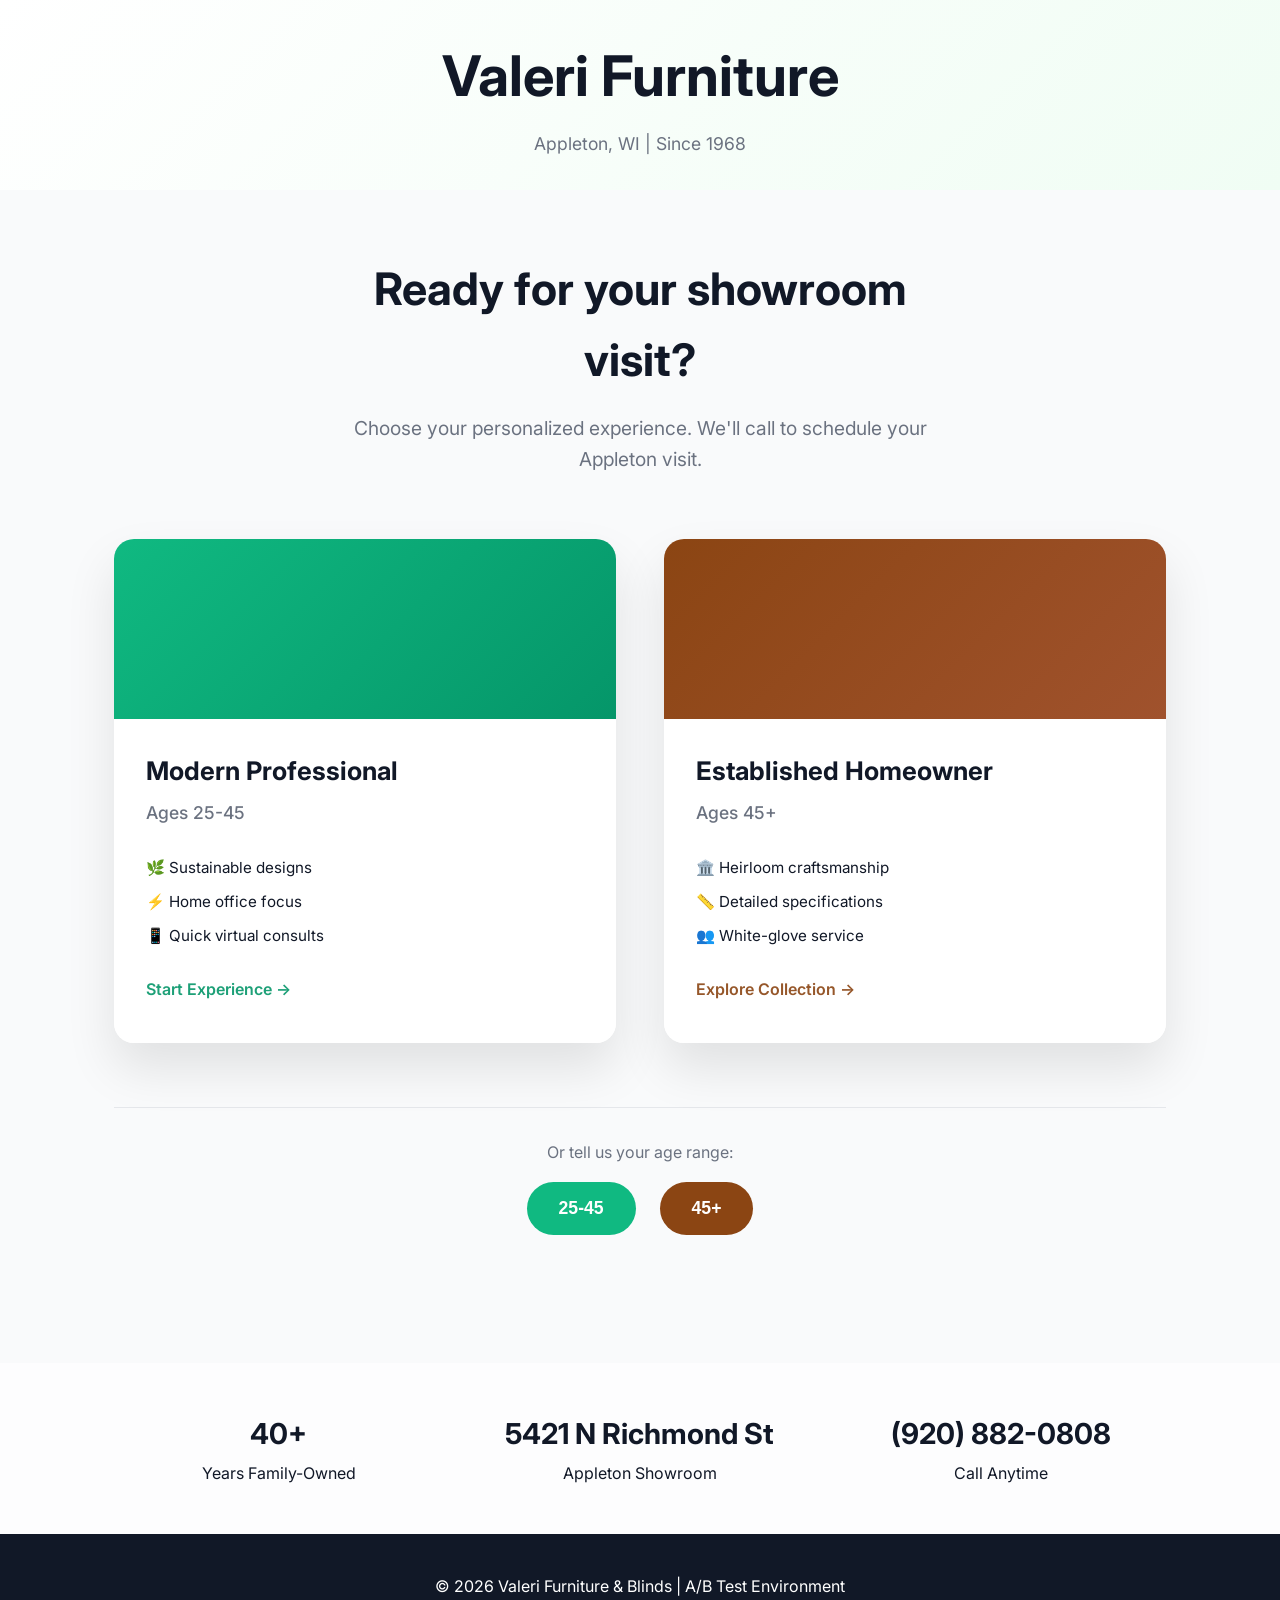
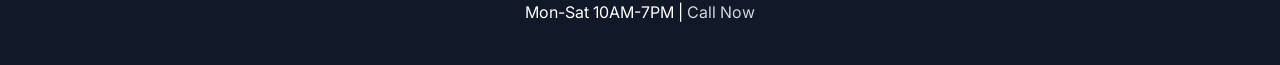
<file: index.html>
<!DOCTYPE html>
<html lang="en">
<head>
  <meta charset="UTF-8">
  <meta name="viewport" content="width=device-width, initial-scale=1.0">
  <title>Valeri Furniture | Choose Your Style</title>
  <meta name="description" content="Premium furniture & blinds in Appleton, WI. Select your experience: Modern Professional or Established Homeowner.">
  <link rel="stylesheet" href="styles.css">
  <link href="https://fonts.googleapis.com/css2?family=Inter:wght@400;500;600;700&family=Playfair+Display:wght@500;700&display=swap" rel="stylesheet">
</head>
<body>
  <!-- Header -->
  <header class="hero-header">
    <div class="container">
      <div class="logo-section">
        <h1 class="logo">Valeri Furniture</h1>
        <p class="tagline">Appleton, WI | Since 1968</p>
      </div>
    </div>
  </header>

  <!-- Main content -->
  <main class="main">
    <section class="hero">
      <div class="container">
        <div class="hero-copy">
            <h2>Ready for your showroom visit?</h2>
            <p>Choose your personalized experience. We'll call to schedule your Appleton visit.</p>
        </div>
        
        <!-- Preview Cards -->
        <div class="cards-grid">
          <!-- LP1 Card -->
          <a href="landing1/" class="card modern" data-segment="modern">
            <div class="card-visual">
              <div class="visual-placeholder modern-viz"></div>
            </div>
            <div class="card-content">
              <h3>Modern Professional</h3>
              <p class="age-range">Ages 25-45</p>
              <ul class="features">
                <li>🌿 Sustainable designs</li>
                <li>⚡ Home office focus</li>
                <li>📱 Quick virtual consults</li>
              </ul>
              <span class="cta">Start Experience →</span>
            </div>
          </a>

          <!-- LP2 Card -->
          <a href="landing2/" class="card traditional" data-segment="traditional">
            <div class="card-visual">
              <div class="visual-placeholder traditional-viz"></div>
            </div>
            <div class="card-content">
              <h3>Established Homeowner</h3>
              <p class="age-range">Ages 45+</p>
              <ul class="features">
                <li>🏛️ Heirloom craftsmanship</li>
                <li>📏 Detailed specifications</li>
                <li>👥 White-glove service</li>
              </ul>
              <span class="cta">Explore Collection →</span>
            </div>
          </a>
        </div>

        <!-- Quick age selector (backup) -->
        <div class="age-selector">
          <p>Or tell us your age range:</p>
          <div class="selector-buttons">
            <button onclick="selectAge(1)" class="btn-age modern">25-45</button>
            <button onclick="selectAge(2)" class="btn-age traditional">45+</button>
          </div>
        </div>
      </div>
    </section>

    <!-- Stats & Trust -->
    <section class="stats">
      <div class="container">
        <div class="stat-grid">
          <div class="stat">
            <span class="stat-number">40+</span>
            <span>Years Family-Owned</span>
          </div>
          <div class="stat">
            <span class="stat-number">5421 N Richmond St</span>
            <span>Appleton Showroom</span>
          </div>
          <div class="stat">
            <span class="stat-number">(920) 882-0808</span>
            <span>Call Anytime</span>
          </div>
        </div>
      </div>
    </section>
  </main>

  <!-- Footer -->
  <footer class="footer">
    <div class="container">
      <p>© 2026 Valeri Furniture & Blinds | A/B Test Environment</p>
      <p>Mon-Sat 10AM-7PM | <a href="tel:+19208820808">Call Now</a></p>
    </div>
  </footer>

  <script src="script.js"></script>
</body>
</html>
</file>
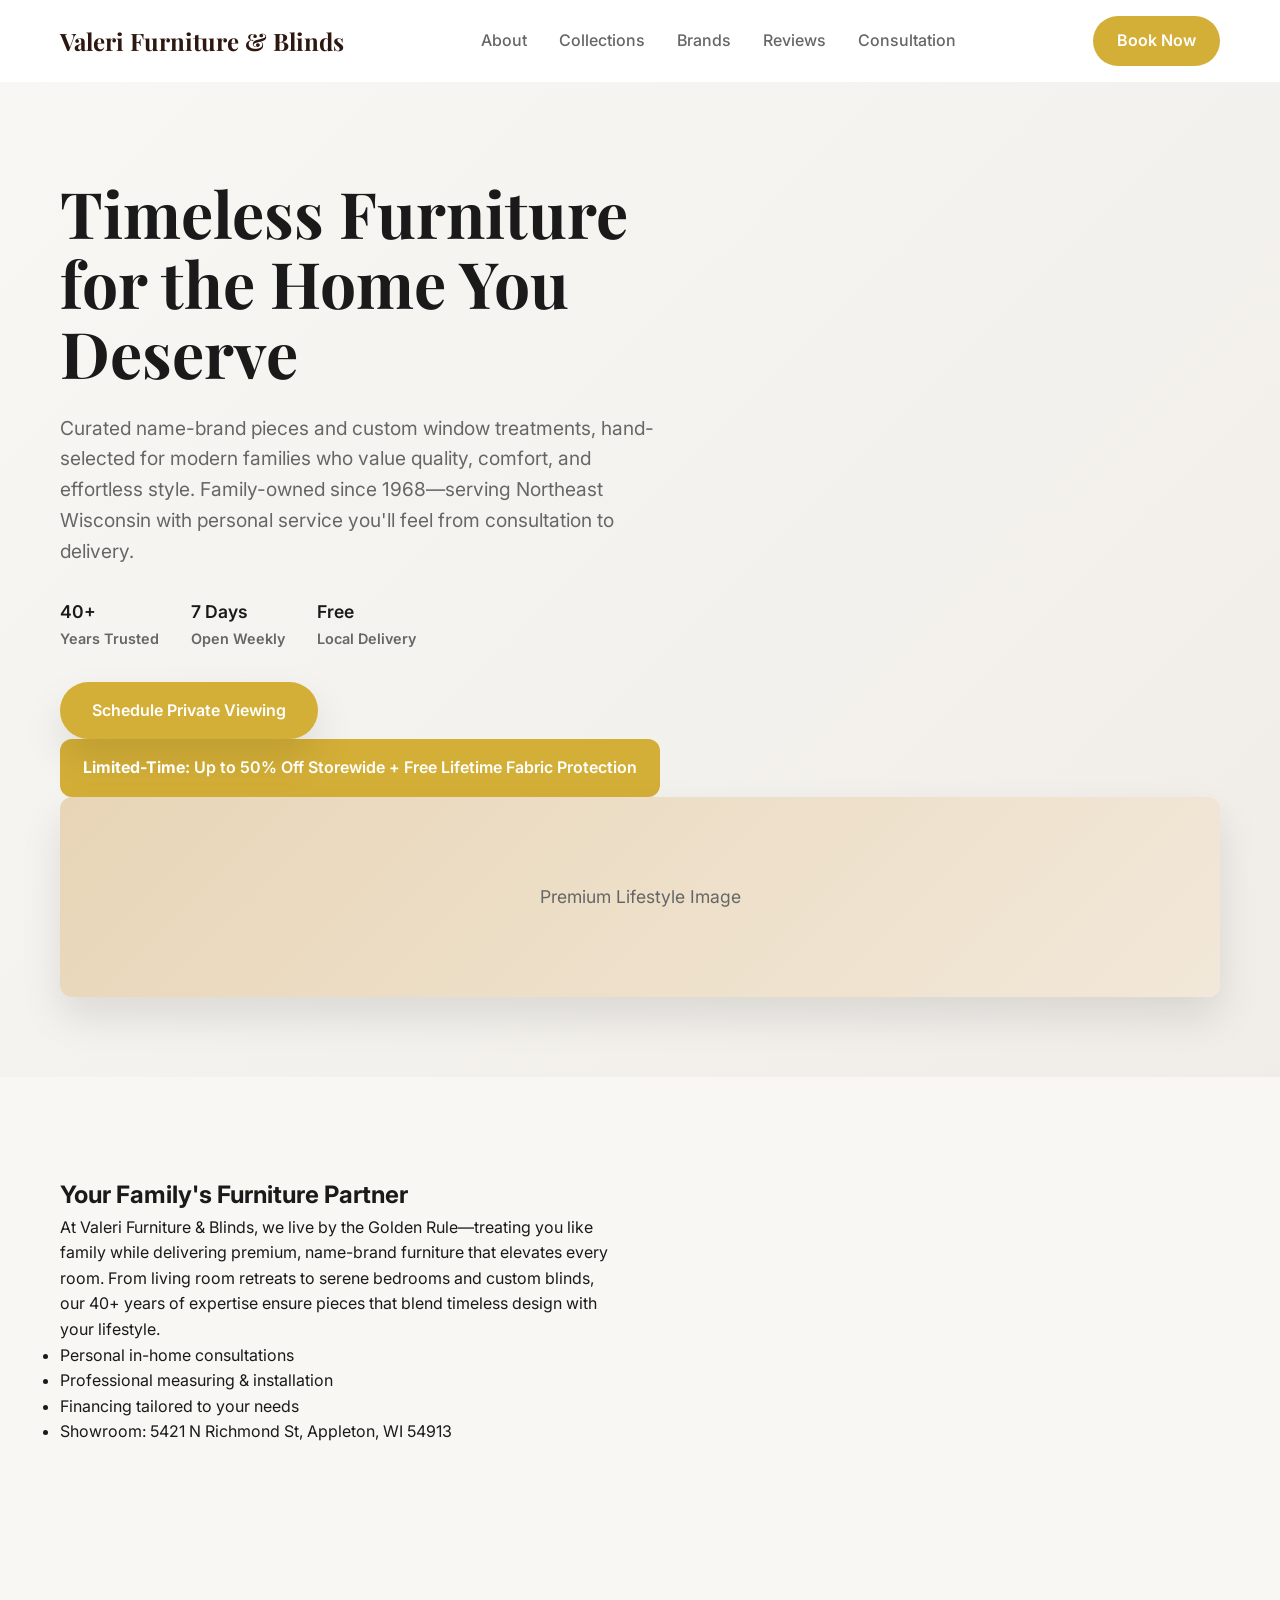
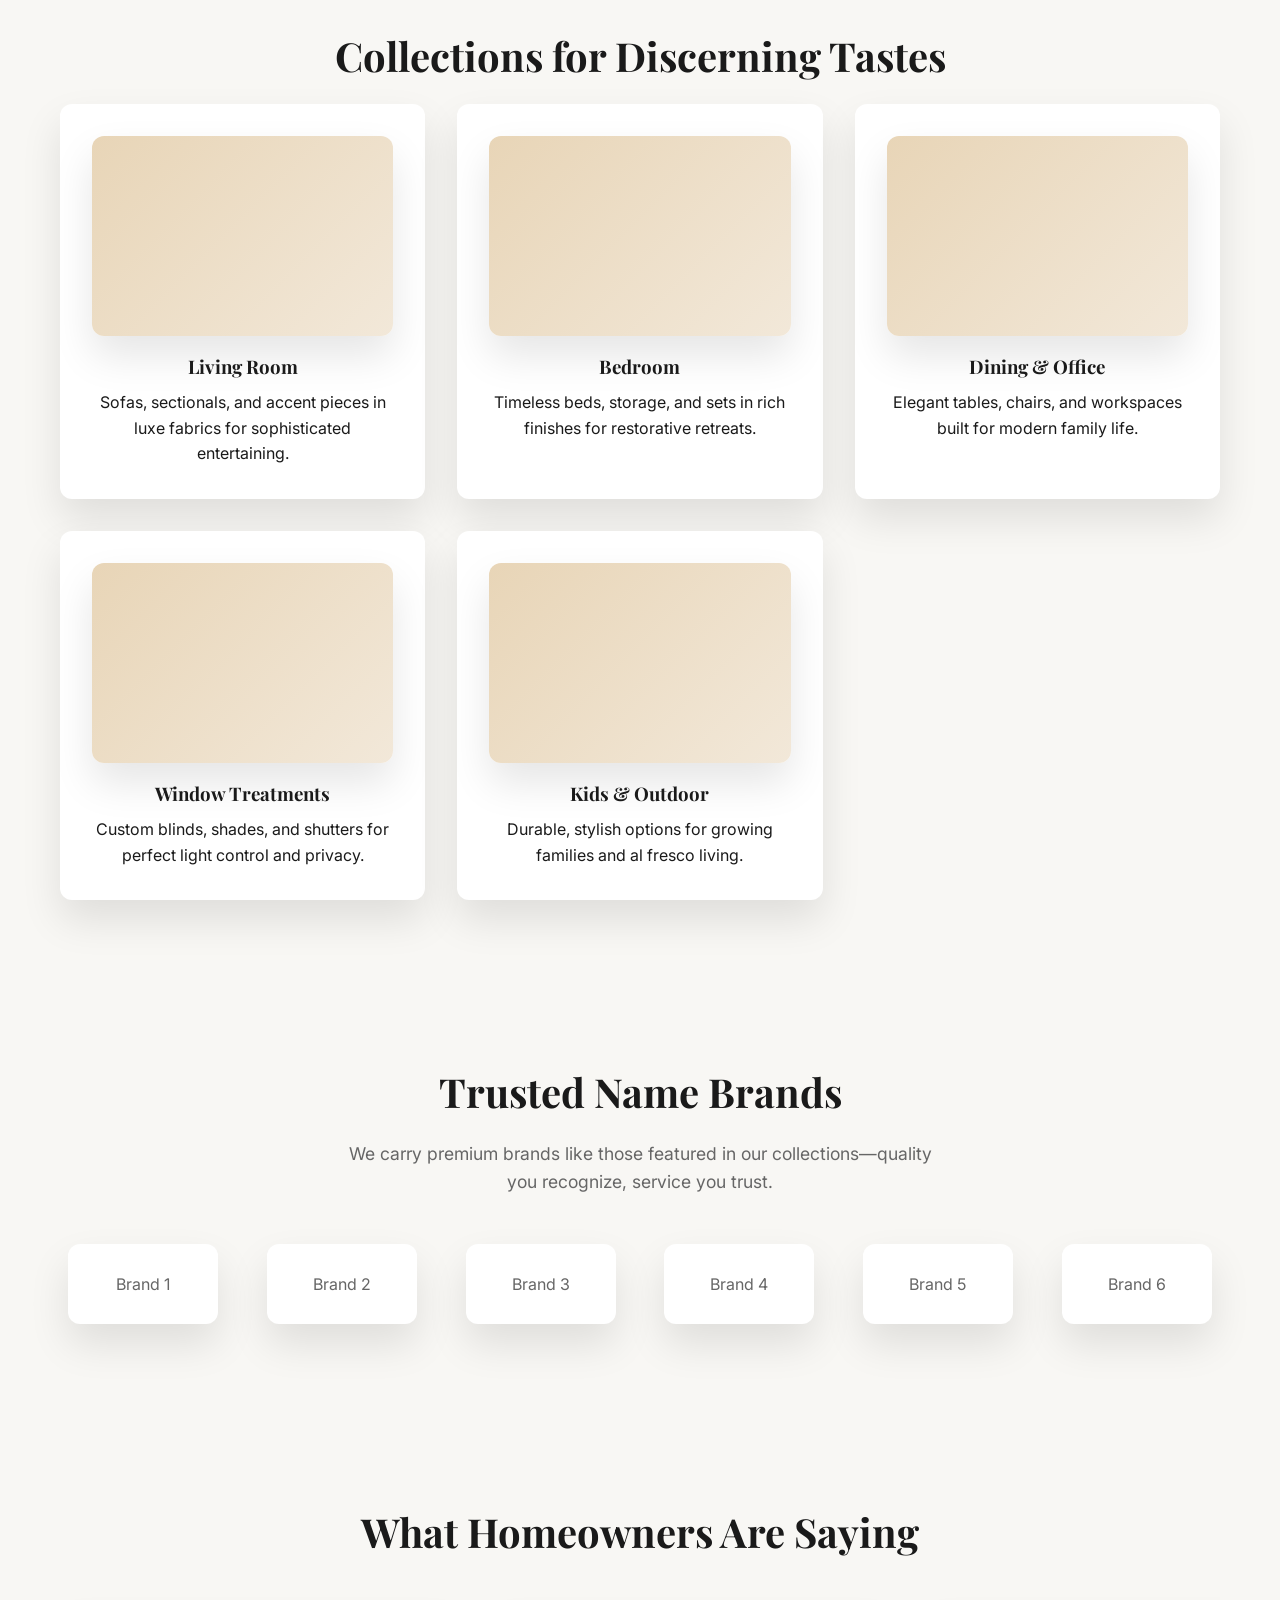
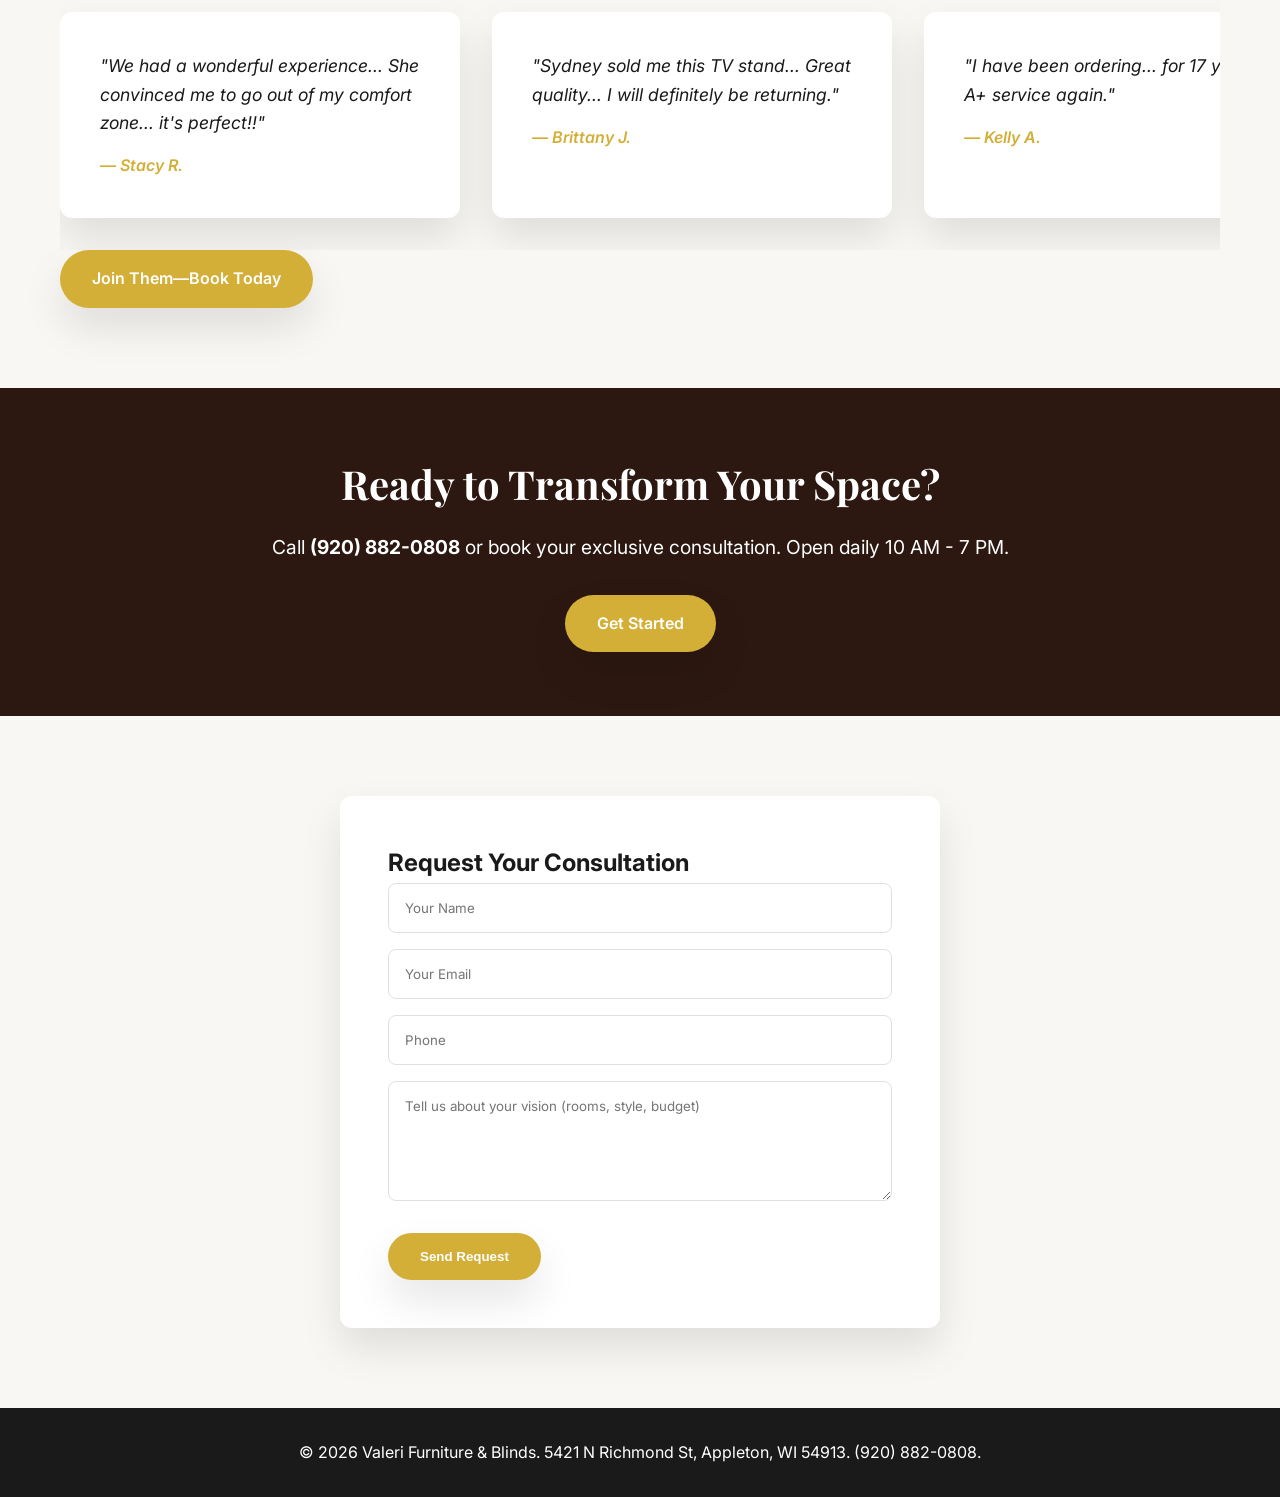
<file: Generic Landing Page/index.html>
<!DOCTYPE html>
<html lang="en">
<head>
  <meta charset="UTF-8">
  <meta name="viewport" content="width=device-width, initial-scale=1.0">
  <title>Elevate Your Home with Valeri Furniture | Appleton's Premier Collection</title>
  <meta name="description" content="Discover curated name-brand furniture and custom blinds for discerning homeowners. Family-owned excellence since 1968. Schedule your private consultation today.">
  <link rel="stylesheet" href="styles.css">
  <link href="https://fonts.googleapis.com/css2?family=Playfair+Display:wght@400;500;700&family=Inter:wght@300;400;500;600&display=swap" rel="stylesheet">
</head>
<body>
  <!-- Header -->
  <header class="header">
    <div class="container">
      <a href="#" class="logo">Valeri Furniture & Blinds</a>
      <nav class="nav">
        <a href="#about">About</a>
        <a href="#collections">Collections</a>
        <a href="#brands">Brands</a>
        <a href="#testimonials">Reviews</a>
        <a href="#contact">Consultation</a>
      </nav>
      <a href="#contact" class="cta-header">Book Now</a>
    </div>
  </header>

  <!-- Hero -->
  <section class="hero">
    <div class="container">
      <div class="hero-content">
        <h1>Timeless Furniture for the Home You Deserve</h1>
        <p class="hero-lead">Curated name-brand pieces and custom window treatments, hand-selected for modern families who value quality, comfort, and effortless style. Family-owned since 1968—serving Northeast Wisconsin with personal service you'll feel from consultation to delivery.</p>
        <div class="hero-stats">
          <div>40+ <span>Years Trusted</span></div>
          <div>7 Days <span>Open Weekly</span></div>
          <div>Free <span>Local Delivery</span></div>
        </div>
        <a href="#contact" class="btn btn-primary">Schedule Private Viewing</a>
        <p class="hero-offer"><strong>Limited-Time:</strong> Up to 50% Off Storewide + Free Lifetime Fabric Protection</p>
      </div>
      <div class="hero-image">
        <!-- Replace with upscale living room photo -->
        <div class="placeholder hero-placeholder">Premium Lifestyle Image</div>
      </div>
    </div>
  </section>

  <!-- About -->
  <section id="about" class="section about">
    <div class="container">
      <div class="grid-2">
        <div>
          <h2>Your Family's Furniture Partner</h2>
          <p>At Valeri Furniture & Blinds, we live by the Golden Rule—treating you like family while delivering premium, name-brand furniture that elevates every room. From living room retreats to serene bedrooms and custom blinds, our 40+ years of expertise ensure pieces that blend timeless design with your lifestyle.</p>
          <ul class="features">
            <li>Personal in-home consultations</li>
            <li>Professional measuring & installation</li>
            <li>Financing tailored to your needs</li>
            <li>Showroom: 5421 N Richmond St, Appleton, WI 54913</li>
          </ul>
        </div>
        <div class="map-container">
          <iframe src="https://www.google.com/maps/embed?pb=!1m18!1m12!1m3!1d2846.123456789!2d-88.426789!3d44.286789!2m3!1f0!2f0!3f0!3m2!1i1024!2i768!4f13.1!3m3!1m2!1s0x0%3A0x0!2zNDTCsDE3JzEyLjIiTiA4OMKwMjUnMzQuMiJX!5e0!3m2!1sen!2sus!4v1234567890" width="100%" height="300" style="border:0;" allowfullscreen="" loading="lazy"></iframe>
        </div>
      </div>
    </div>
  </section>

  <!-- Collections -->
  <section id="collections" class="section collections">
    <div class="container">
      <h2 class="section-title">Collections for Discerning Tastes</h2>
      <div class="grid-3">
        <div class="collection-card">
          <div class="card-image placeholder"></div>
          <h3>Living Room</h3>
          <p>Sofas, sectionals, and accent pieces in luxe fabrics for sophisticated entertaining.</p>
        </div>
        <div class="collection-card">
          <div class="card-image placeholder"></div>
          <h3>Bedroom</h3>
          <p>Timeless beds, storage, and sets in rich finishes for restorative retreats.</p>
        </div>
        <div class="collection-card">
          <div class="card-image placeholder"></div>
          <h3>Dining & Office</h3>
          <p>Elegant tables, chairs, and workspaces built for modern family life.</p>
        </div>
        <div class="collection-card">
          <div class="card-image placeholder"></div>
          <h3>Window Treatments</h3>
          <p>Custom blinds, shades, and shutters for perfect light control and privacy.</p>
        </div>
        <div class="collection-card">
          <div class="card-image placeholder"></div>
          <h3>Kids & Outdoor</h3>
          <p>Durable, stylish options for growing families and al fresco living.</p>
        </div>
      </div>
    </div>
  </section>

  <!-- Brands -->
  <section id="brands" class="section brands">
    <div class="container">
      <h2 class="section-title">Trusted Name Brands</h2>
      <p class="section-subtitle">We carry premium brands like those featured in our collections—quality you recognize, service you trust.</p>
      <div class="brands-grid">
        <!-- Add logos here; placeholders for now -->
        <div class="brand-logo placeholder">Brand 1</div>
        <div class="brand-logo placeholder">Brand 2</div>
        <div class="brand-logo placeholder">Brand 3</div>
        <div class="brand-logo placeholder">Brand 4</div>
        <div class="brand-logo placeholder">Brand 5</div>
        <div class="brand-logo placeholder">Brand 6</div>
      </div>
    </div>
  </section>

  <!-- Testimonials -->
  <section id="testimonials" class="section testimonials">
    <div class="container">
      <h2 class="section-title">What Homeowners Are Saying</h2>
      <div class="testimonial-slider">
        <blockquote class="testimonial">
          <p>"We had a wonderful experience... She convinced me to go out of my comfort zone... it's perfect!!"</p>
          <cite>— Stacy R.</cite>
        </blockquote>
        <blockquote class="testimonial">
          <p>"Sydney sold me this TV stand... Great quality... I will definitely be returning."</p>
          <cite>— Brittany J.</cite>
        </blockquote>
        <blockquote class="testimonial">
          <p>"I have been ordering... for 17 years... A+ service again."</p>
          <cite>— Kelly A.</cite>
        </blockquote>
      </div>
      <a href="#contact" class="btn btn-primary">Join Them—Book Today</a>
    </div>
  </section>

  <!-- CTA -->
  <section class="cta-section">
    <div class="container">
      <h2>Ready to Transform Your Space?</h2>
      <p>Call <strong>(920) 882-0808</strong> or book your exclusive consultation. Open daily 10 AM - 7 PM.</p>
      <a href="#contact" class="btn btn-primary btn-large">Get Started</a>
    </div>
  </section>

  <!-- Contact Form -->
  <section id="contact" class="section contact">
    <div class="container">
      <form class="contact-form">
        <h2>Request Your Consultation</h2>
        <div class="form-grid">
          <input type="text" placeholder="Your Name" required>
          <input type="email" placeholder="Your Email" required>
          <input type="tel" placeholder="Phone">
          <textarea placeholder="Tell us about your vision (rooms, style, budget)"></textarea>
        </div>
        <button type="submit" class="btn btn-primary">Send Request</button>
      </form>
    </div>
  </section>

  <!-- Footer -->
  <footer class="footer">
    <div class="container">
      <p>&copy; 2026 Valeri Furniture & Blinds. 5421 N Richmond St, Appleton, WI 54913. (920) 882-0808.</p>
    </div>
  </footer>

  <script src="script.js"></script>
</body>
</html>
</file>
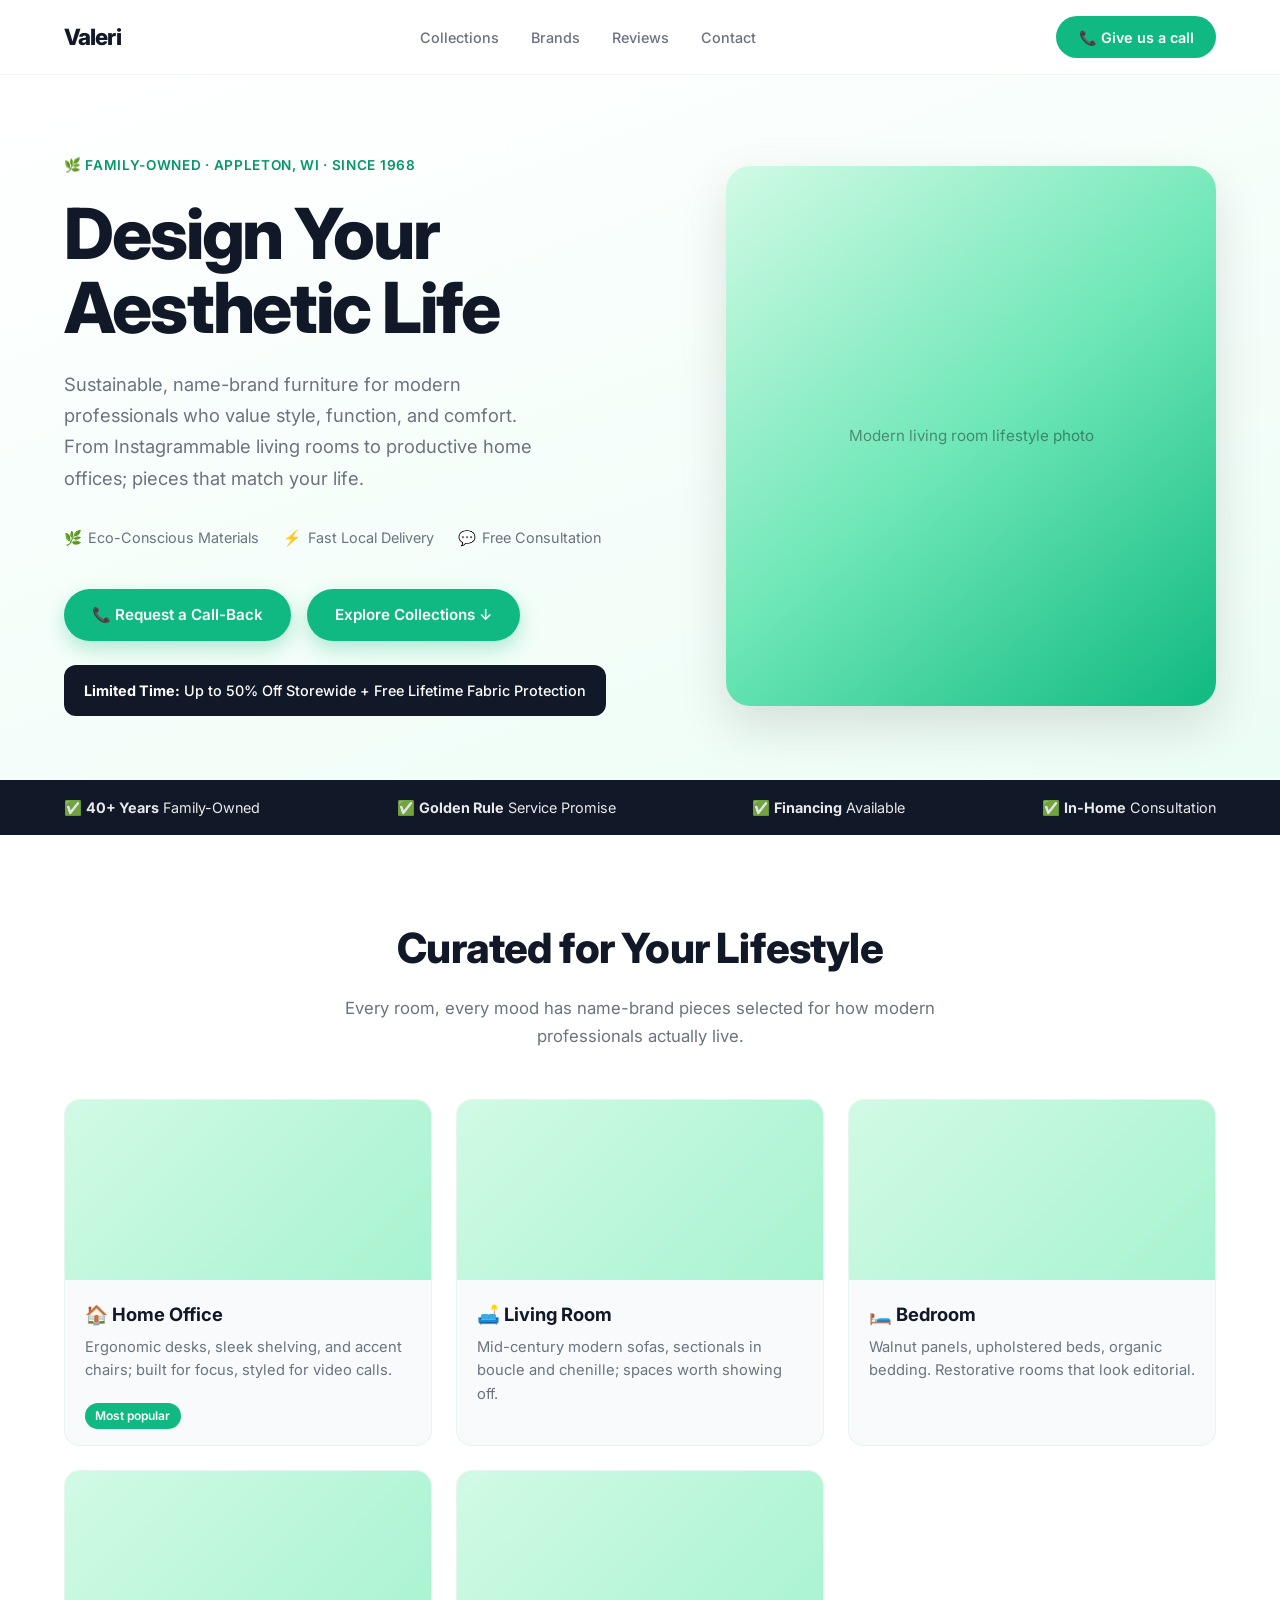
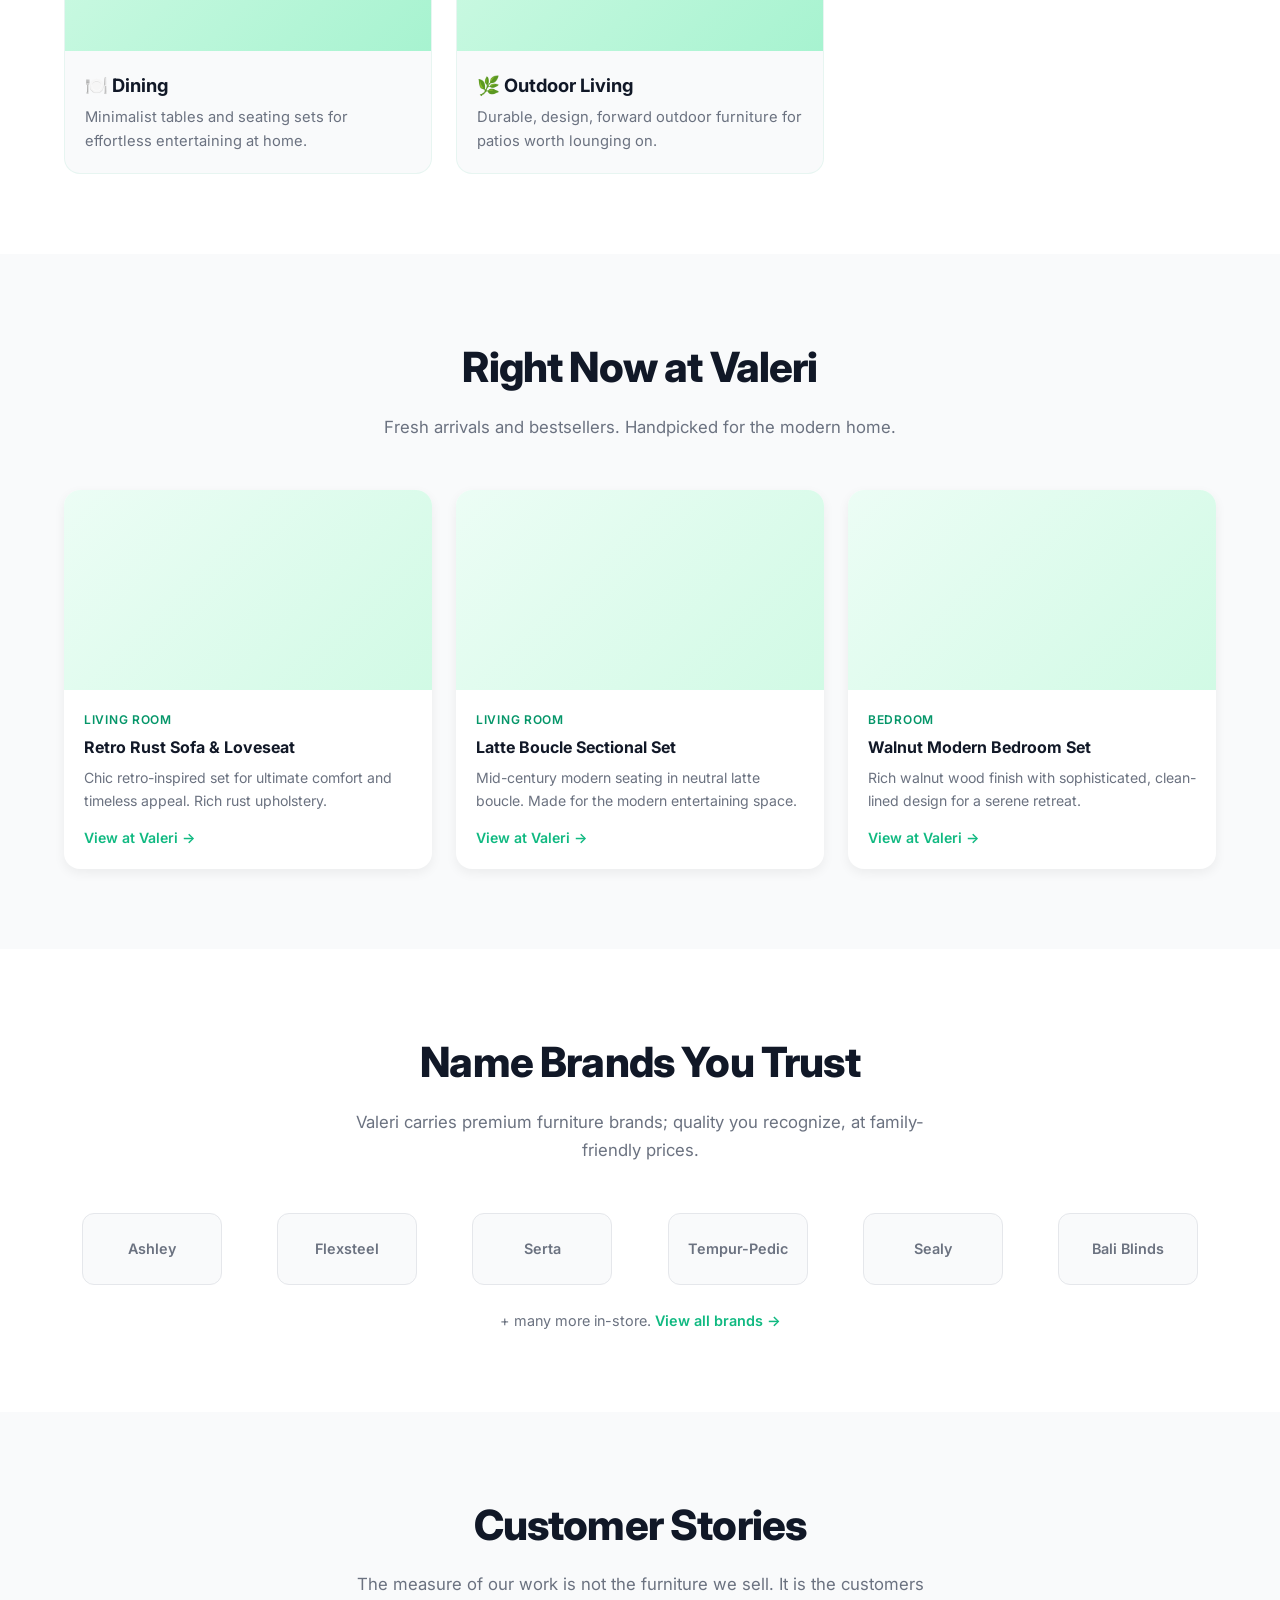
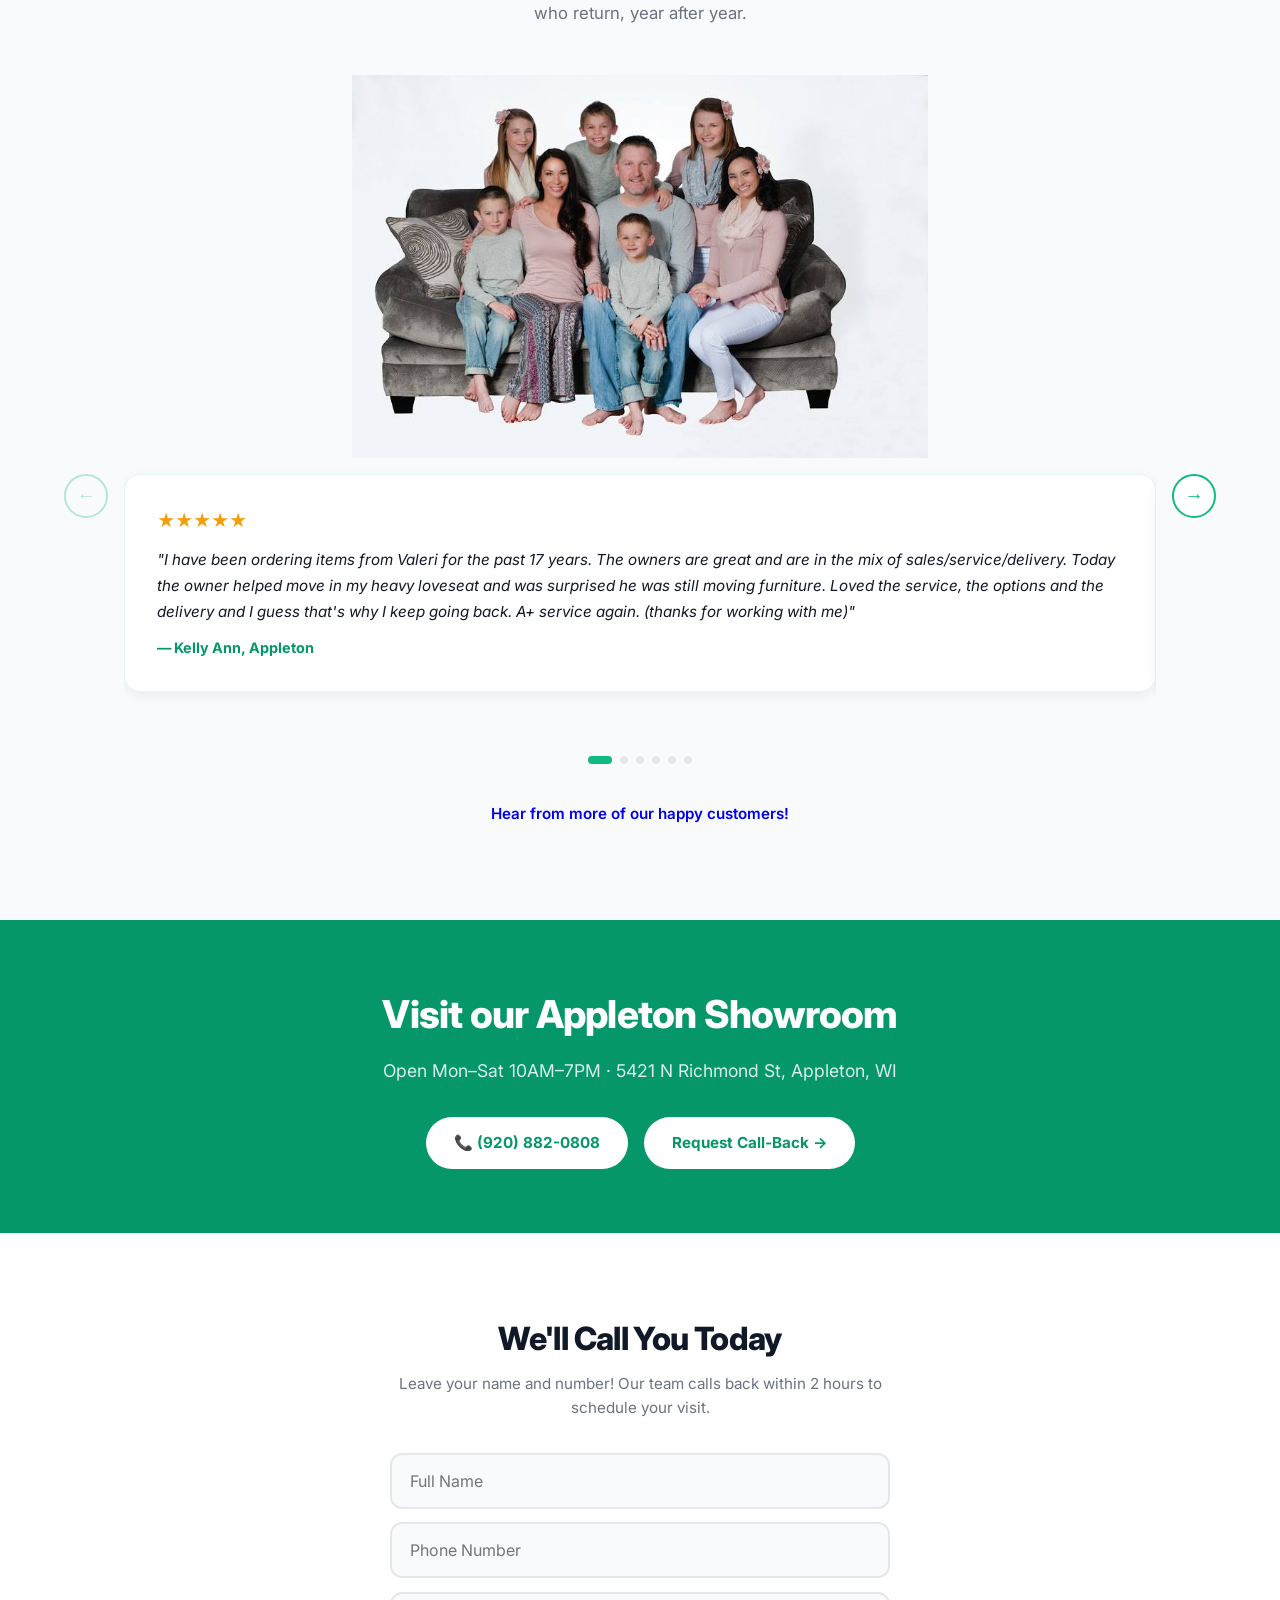
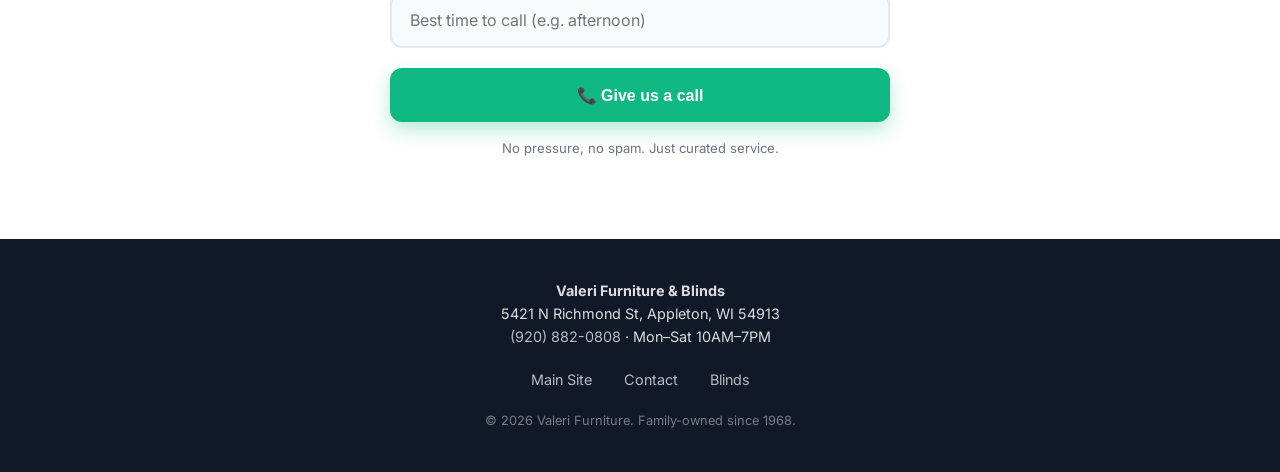
<file: landing1/index.html>
<!DOCTYPE html>
<html lang="en">
<head>
  <meta charset="UTF-8">
  <meta name="viewport" content="width=device-width, initial-scale=1.0">
  <title>Valeri Furniture | Modern Living for Ambitious Homes</title>
  <meta name="description" content="Name-brand furniture & custom blinds for modern professionals in Appleton, WI. Family-owned 40+ years. Schedule your free call-back today.">
  <link rel="stylesheet" href="styles.css">
  <link href="https://fonts.googleapis.com/css2?family=Inter:wght@300;400;500;600;700;800&display=swap" rel="stylesheet">
</head>
<body>

  <!-- Header -->
  <header class="header">
    <div class="container">
      <a href="#" class="logo">Valeri</a>
      <nav class="nav">
        <a href="#lifestyle">Collections</a>
        <a href="#brands">Brands</a>
        <a href="#testimonials">Reviews</a>
        <a href="#quickform">Contact</a>
      </nav>
      <a href="#quickform" class="cta-header">📞 Give us a call</a>
    </div>
  </header>

  <!-- Hero -->
  <section class="hero">
    <div class="container hero-grid">
      <div class="hero-content">
        <p class="eyebrow">🌿 Family-owned · Appleton, WI · Since 1968</p>
        <h1>Design Your<br>Aesthetic Life</h1>
        <p class="hero-lead">Sustainable, name-brand furniture for modern professionals who value style, function, and comfort. From Instagrammable living rooms to productive home offices; pieces that match your life.</p>
        <div class="hero-stats">
          <div>🌿 <span>Eco-Conscious Materials</span></div>
          <div>⚡ <span>Fast Local Delivery</span></div>
          <div>💬 <span>Free Consultation</span></div>
        </div>
        <div class="hero-actions">
          <a href="#quickform" class="btn btn-primary">📞 Request a Call-Back</a>
          <a href="#lifestyle" class="btn btn-primary">Explore Collections ↓</a>
        </div>
        <div class="hero-offer">
          <strong>Limited Time:</strong> Up to 50% Off Storewide + Free Lifetime Fabric Protection
        </div>
      </div>
      <div class="hero-image">
        <div class="hero-placeholder">
          <span>Modern living room lifestyle photo</span>
        </div>
      </div>
    </div>
  </section>

  <!-- Trust Bar -->
  <div class="trust-bar">
    <div class="container trust-grid">
      <div>✅ <strong>40+ Years</strong> Family-Owned</div>
      <div>✅ <strong>Golden Rule</strong> Service Promise</div>
      <div>✅ <strong>Financing</strong> Available</div>
      <div>✅ <strong>In-Home</strong> Consultation</div>
    </div>
  </div>

  <!-- Lifestyle Collections -->
  <section id="lifestyle" class="section lifestyle modern">
    <div class="container">
      <h2 class="section-title">Curated for Your Lifestyle</h2>
      <p class="section-subtitle">Every room, every mood has name-brand pieces selected for how modern professionals actually live.</p>
      <div class="grid-3">

        <div class="collection-card">
          <div class="card-image"></div>
          <h3>🏠 Home Office</h3>
          <p>Ergonomic desks, sleek shelving, and accent chairs; built for focus, styled for video calls.</p>
          <span class="card-tag">Most popular</span>
        </div>

        <div class="collection-card">
          <div class="card-image"></div>
          <h3>🛋️ Living Room</h3>
          <p>Mid-century modern sofas, sectionals in boucle and chenille; spaces worth showing off.</p>
        </div>

        <div class="collection-card">
          <div class="card-image"></div>
          <h3>🛏️ Bedroom</h3>
          <p>Walnut panels, upholstered beds, organic bedding. Restorative rooms that look editorial.</p>
        </div>

        <div class="collection-card">
          <div class="card-image"></div>
          <h3>🍽️ Dining</h3>
          <p>Minimalist tables and seating sets for effortless entertaining at home.</p>
        </div>

        <div class="collection-card highlight-card">
          <div class="card-image"></div>
          <h3>🌿 Outdoor Living</h3>
          <p>Durable, design, forward outdoor furniture for patios worth lounging on.</p>
        </div>

      </div>
    </div>
  </section>

  <!-- Featured Products (from real site) -->
  <section class="section products-section">
    <div class="container">
      <h2 class="section-title">Right Now at Valeri</h2>
      <p class="section-subtitle">Fresh arrivals and bestsellers. Handpicked for the modern home.</p>
      <div class="grid-3">

        <div class="product-card">
          <div class="product-image"></div>
          <div class="product-body">
            <span class="product-tag">Living Room</span>
            <h3>Retro Rust Sofa & Loveseat</h3>
            <p>Chic retro-inspired set for ultimate comfort and timeless appeal. Rich rust upholstery.</p>
            <a href="https://valerifurniture.com" target="_blank" class="product-link">View at Valeri →</a>
          </div>
        </div>

        <div class="product-card">
          <div class="product-image"></div>
          <div class="product-body">
            <span class="product-tag">Living Room</span>
            <h3>Latte Boucle Sectional Set</h3>
            <p>Mid-century modern seating in neutral latte boucle. Made for the modern entertaining space.</p>
            <a href="https://valerifurniture.com" target="_blank" class="product-link">View at Valeri →</a>
          </div>
        </div>

        <div class="product-card">
          <div class="product-image"></div>
          <div class="product-body">
            <span class="product-tag">Bedroom</span>
            <h3>Walnut Modern Bedroom Set</h3>
            <p>Rich walnut wood finish with sophisticated, clean-lined design for a serene retreat.</p>
            <a href="https://valerifurniture.com" target="_blank" class="product-link">View at Valeri →</a>
          </div>
        </div>

      </div>
    </div>
  </section>

  <!-- Brands -->
  <section id="brands" class="section brands-section">
    <div class="container">
      <h2 class="section-title">Name Brands You Trust</h2>
      <p class="section-subtitle">Valeri carries premium furniture brands; quality you recognize, at family-friendly prices.</p>
      <div class="brands-grid">
        <div class="brand-logo">Ashley</div>
        <div class="brand-logo">Flexsteel</div>
        <div class="brand-logo">Serta</div>
        <div class="brand-logo">Tempur-Pedic</div>
        <div class="brand-logo">Sealy</div>
        <div class="brand-logo">Bali Blinds</div>
      </div>
      <p class="brands-note">+ many more in-store. <a href="https://valerifurniture.com/collections/brands-we-carry" target="_blank">View all brands →</a></p>
    </div>
  </section>

  <!-- Testimonials -->
<section id="testimonials" class="section testimonials">
  <div class="container">
    <h2 class="section-title">Customer Stories</h2>
    <p class="section-subtitle">The measure of our work is not the furniture we sell. It is the customers who return, year after year.</p>
    <img src="Valerii.jpg" style="margin-top:20px" alt="The Valeri Family" class="center-image">

    <div class="slider-wrapper">
      <button class="slider-arrow" id="lp1Prev" aria-label="Previous testimonial">&#8592;</button>

      <div class="testimonial-slider" id="lp1Slider">

        <blockquote class="testimonial">
          <div class="stars">★★★★★</div>
          <p>"I have been ordering items from Valeri for the past 17 years. The owners are great and are in the mix of sales/service/delivery. Today the owner helped move in my heavy loveseat and was surprised he was still moving furniture. Loved the service, the options and the delivery and I guess that's why I keep going back. A+ service again. (thanks for working with me)"</p>
          <cite>— Kelly Ann, Appleton</cite>
        </blockquote>

        <blockquote class="testimonial">
          <div class="stars">★★★★★</div>
          <p>"After having an issue unrelated to Valeri but with a manufacturer. Valeri stepped in and helped solve the problem in a matter of minutes. I was very upset and they calmed me down and helped with the situation. I have nothing but good things to say about this family owned company!"</p>
          <cite>— Emily Kundert, Appleton</cite>
        </blockquote>

        <blockquote class="testimonial">
          <div class="stars">★★★★★</div>
          <p>"Sydney sold me this TV stand and I am loving it! I was very indecisive and she made the process so easy. Great quality piece of furniture, easy to assemble, and looks great in my space. I will definitely be returning."</p>
          <cite>— Brittney Judge, Appleton</cite>
        </blockquote>

        <blockquote class="testimonial">
          <div class="stars">★★★★★</div>
          <p>"Purchased a bedroom set, sectional, mattress &amp; adjustable bed from Valeri Furniture. We are very happy and continue to come back, we even ordered blinds &amp; they installed them a few months ago. This is our go to store! We love Valeri Furniture."</p>
          <cite>— Gabe Vanske, Appleton</cite>
        </blockquote>

        <blockquote class="testimonial">
          <div class="stars">★★★★★</div>
          <p>"We had purchased a complete living room set back in 2009 from them. After years of wear and tear, kids and dogs we wanted to finally upgrade with the recent purchase of a new home. We worked with Kenn who was absolutely terrific! He was helpful, knowledgeable and not pushy at all! Would definitely recommend them again to anyone!"</p>
          <cite>— Johanna Edwards, Appleton</cite>
        </blockquote>

        <blockquote class="testimonial">
          <div class="stars">★★★★★</div>
          <p>"The wife &amp; I just had a king split adjustable bed delivered. Best night sleep of my life. I slept in zero gravity all night. My parents referred us to this store several years ago, our whole house is from Valeri Furniture!"</p>
          <cite>— Sawyer Gooding, Appleton</cite>
        </blockquote>

      </div><!-- END #lp1Slider -->

      <button class="slider-arrow" id="lp1Next" aria-label="Next testimonial">&#8594;</button>
    </div><!-- END .slider-wrapper -->

    <a href="https://www.google.com/search?sca_esv=826eee960a139ad8&sxsrf=ANbL-n4rl0fOpdYNtwm3t64Jfmjyg_Ko2g:1772830350239&si=AL3DRZHrmvnFAVQPOO2Bzhf8AX9KZZ6raUI_dT7DG_z0kV2_xyOXmFd7DZSTXP_BuLMNf1YDcKlBXFcZuJxismnZFxEmc47LYChSR11AWuBav4-r_kHDCDWfAqDIqKJzDCmRNh333SdoqXtrgco1N5qkAnIiEr9kTg%3D%3D&q=Valeri+Furniture+%26+Blinds+Reviews&sa=X&ved=2ahUKEwiNiZfak4yTAxViXWwGHbrpPNoQ0bkNegQIOxAH&biw=1536&bih=730&dpr=1.25" target="_blank" class="btn btn-gold btn-large" style="display:block;text-align:center;margin-top:1.5rem">Hear from more of our happy customers!</a>
  </div>
</section>

  <!-- CTA Strip -->
  <section class="cta-section">
    <div class="container">
      <h2>Visit our Appleton Showroom</h2>
      <p>Open Mon–Sat 10AM–7PM · 5421 N Richmond St, Appleton, WI</p>
      <div class="quick-actions">
        <a href="tel:+19208820808" class="btn btn-white">📞 (920) 882-0808</a>
        <a href="#quickform" class="btn btn-white">Request Call-Back →</a>
      </div>
    </div>
  </section>

  <!-- Quick Call-Back Form -->
  <section id="quickform" class="section quickform">
    <div class="container">
      <form class="contact-form">
        <h2>We'll Call You Today</h2>
        <p class="form-sub">Leave your name and number! Our team calls back within 2 hours to schedule your visit.</p>
        <div class="form-grid">
          <input type="text" placeholder="Full Name" required>
          <input type="tel" placeholder="Phone Number" required>
          <input type="text" placeholder="Best time to call (e.g. afternoon)">
        </div>
        <button type="submit" class="btn btn-primary">📞 Give us a call</button>
        <p class="form-note">No pressure, no spam. Just curated service.</p>
      </form>
    </div>
  </section>

  <!-- Footer -->
  <footer class="footer">
    <div class="container footer-inner">
      <div>
        <strong>Valeri Furniture & Blinds</strong><br>
        5421 N Richmond St, Appleton, WI 54913<br>
        <a href="tel:+19208820808">(920) 882-0808</a> · Mon–Sat 10AM–7PM
      </div>
      <div class="footer-links">
        <a href="https://valerifurniture.com" target="_blank">Main Site</a>
        <a href="https://valerifurniture.com/pages/contact" target="_blank">Contact</a>
        <a href="https://valerifurniture.com/pages/shades-and-blinds" target="_blank">Blinds</a>
      </div>
      <p class="footer-copy">© 2026 Valeri Furniture. Family-owned since 1968.</p>
    </div>
  </footer>

  <script src="script.js"></script>
</body>
</html>
</file>
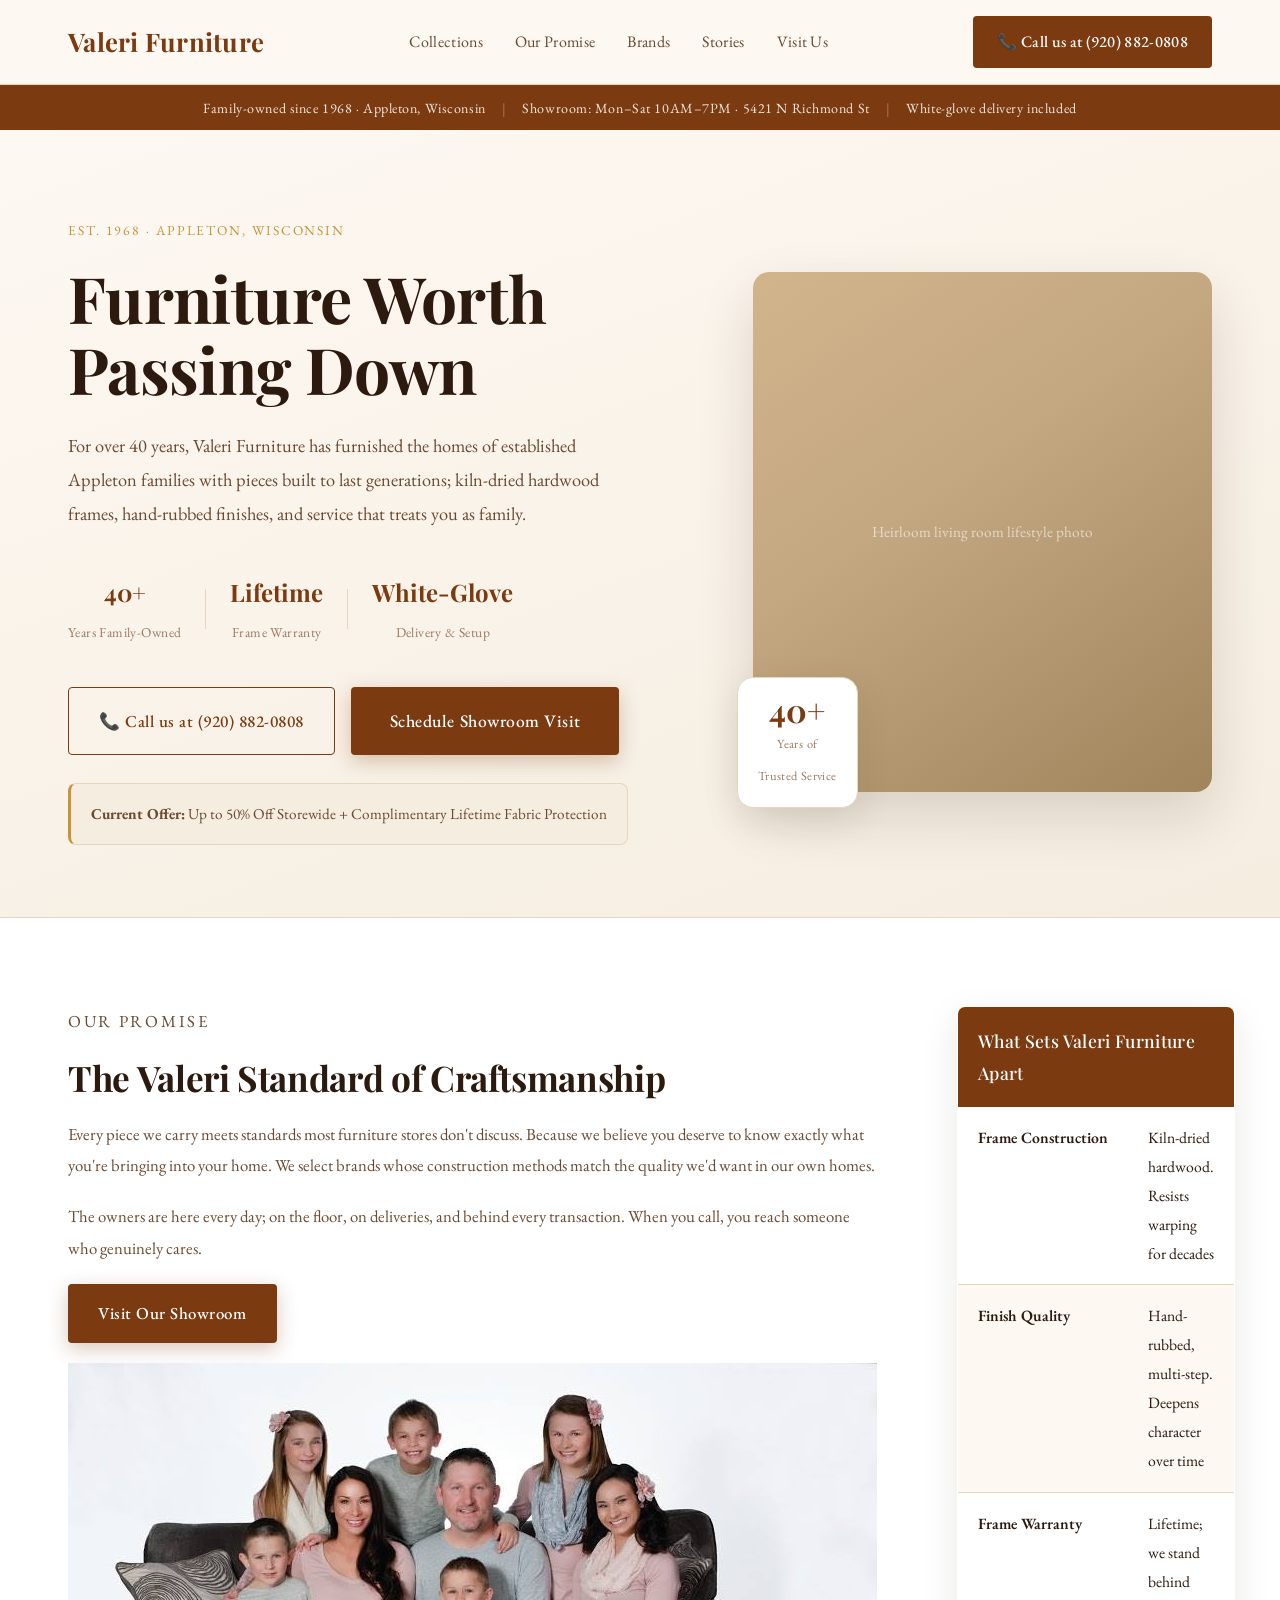
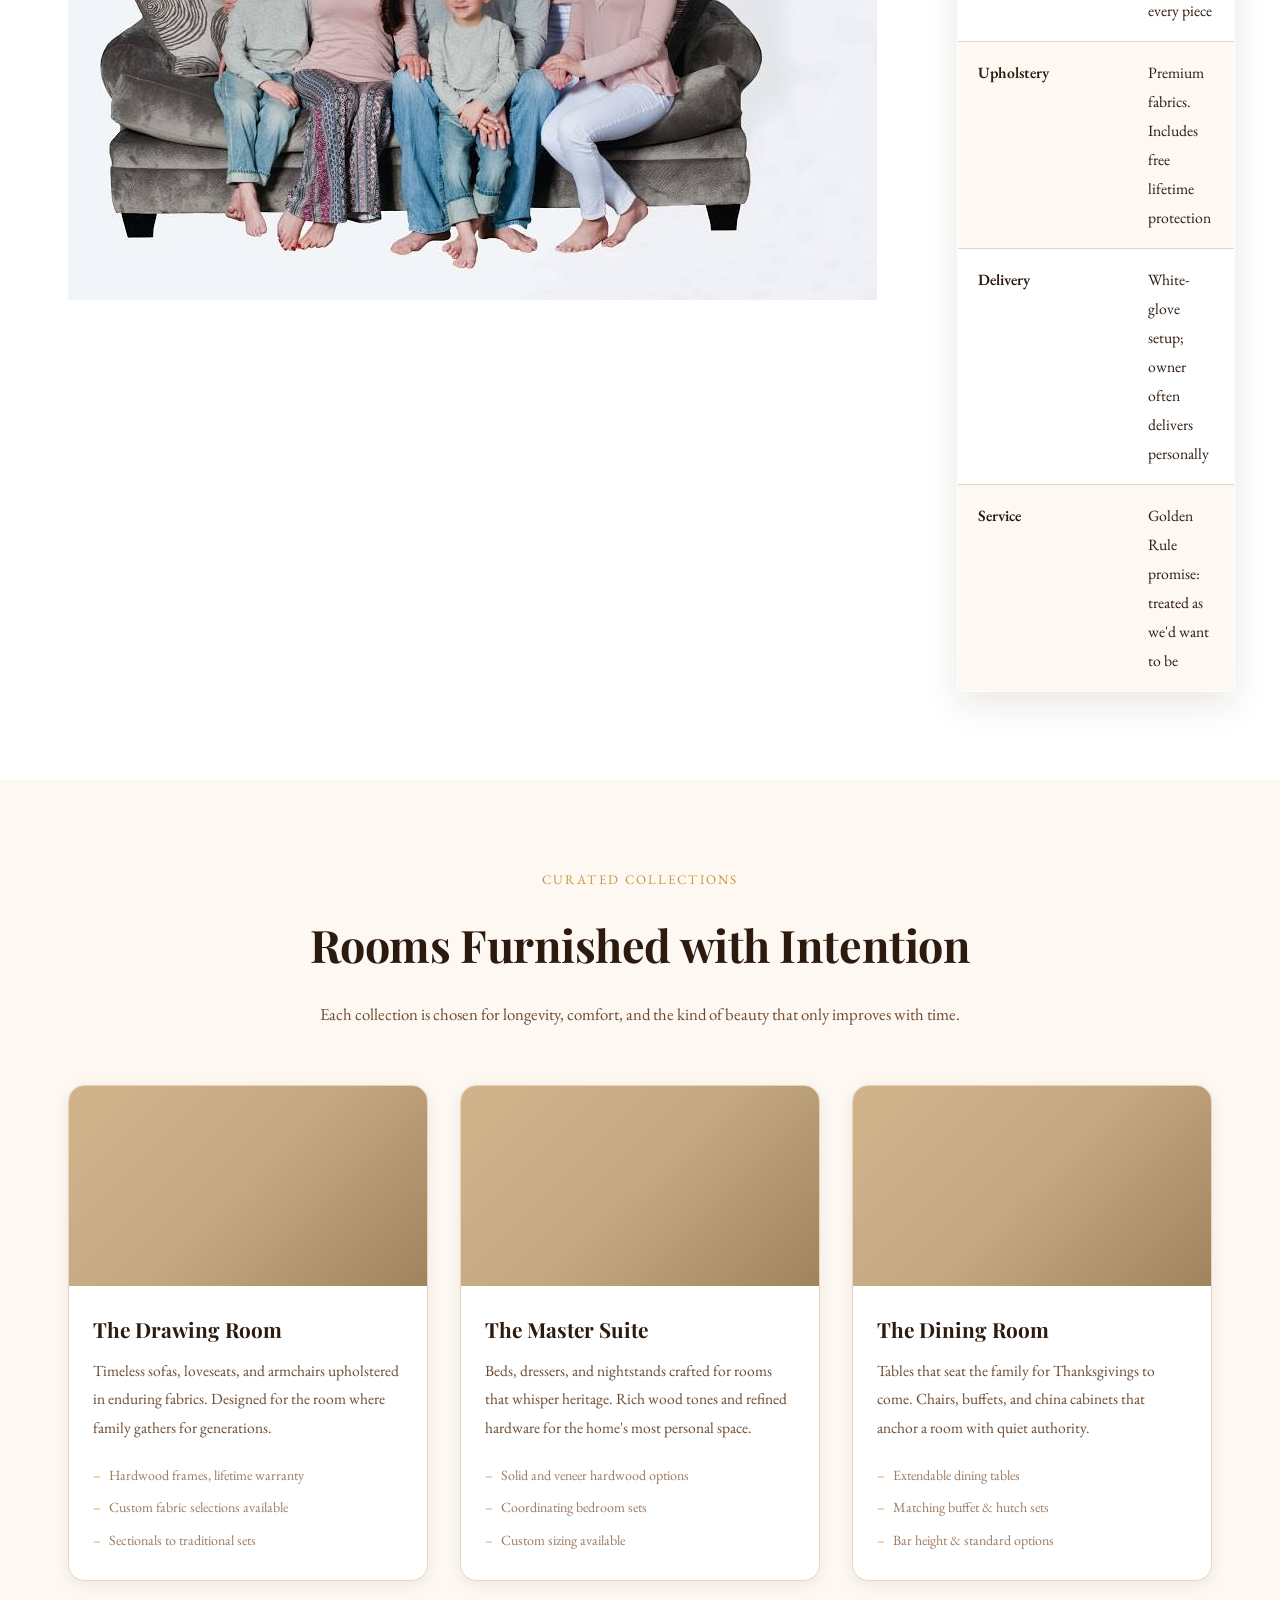
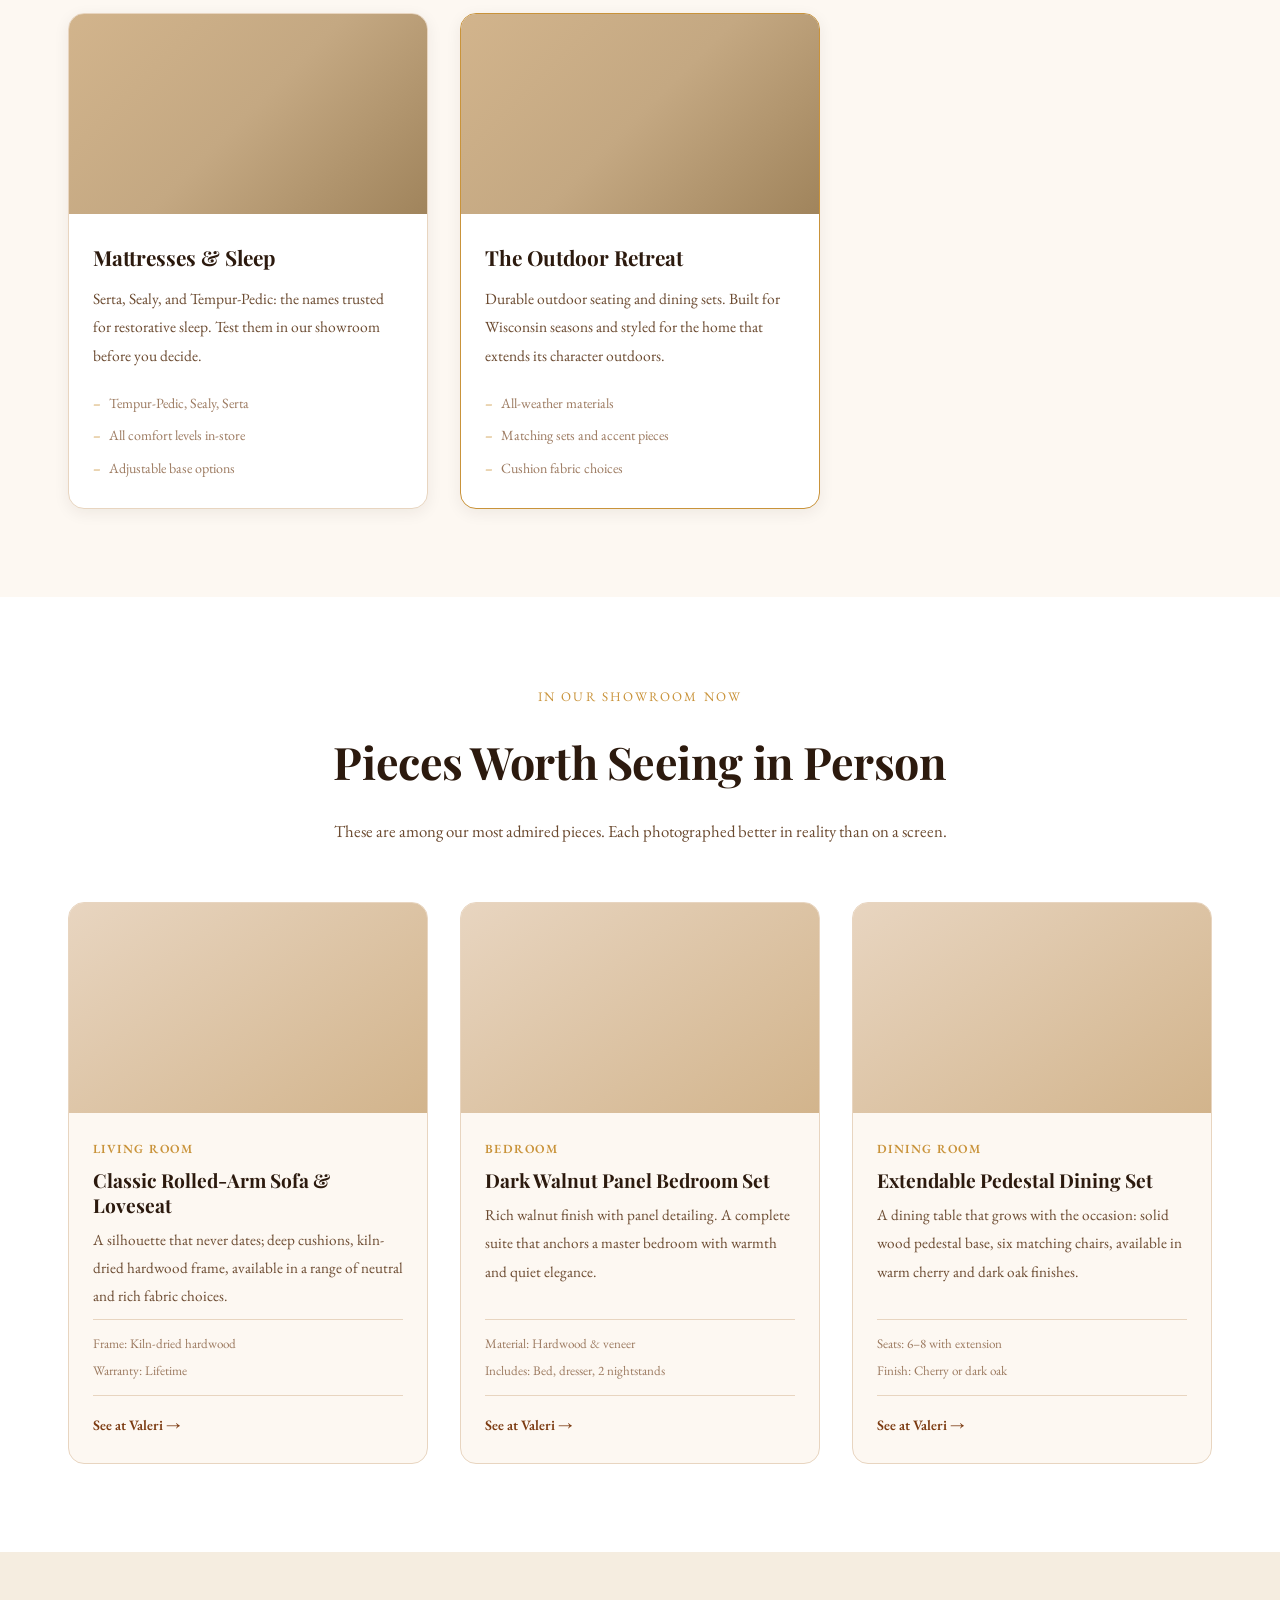
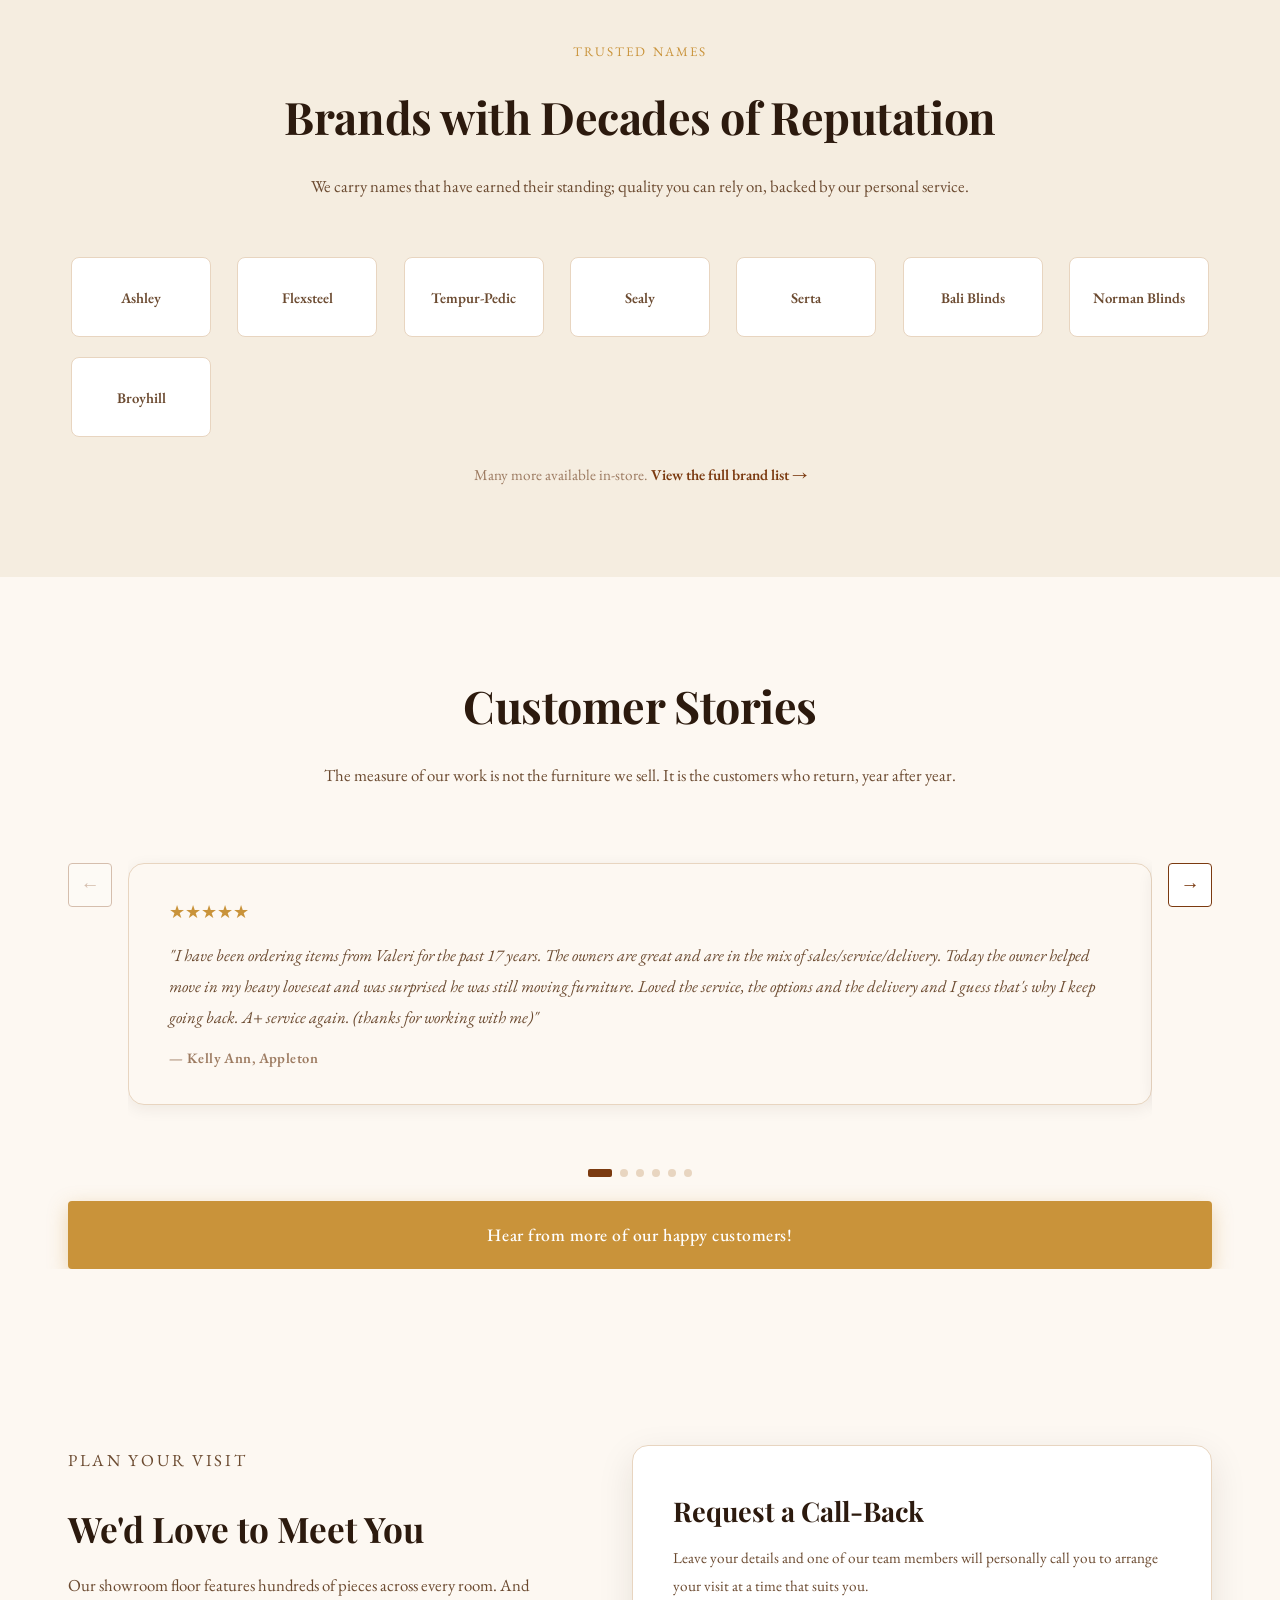
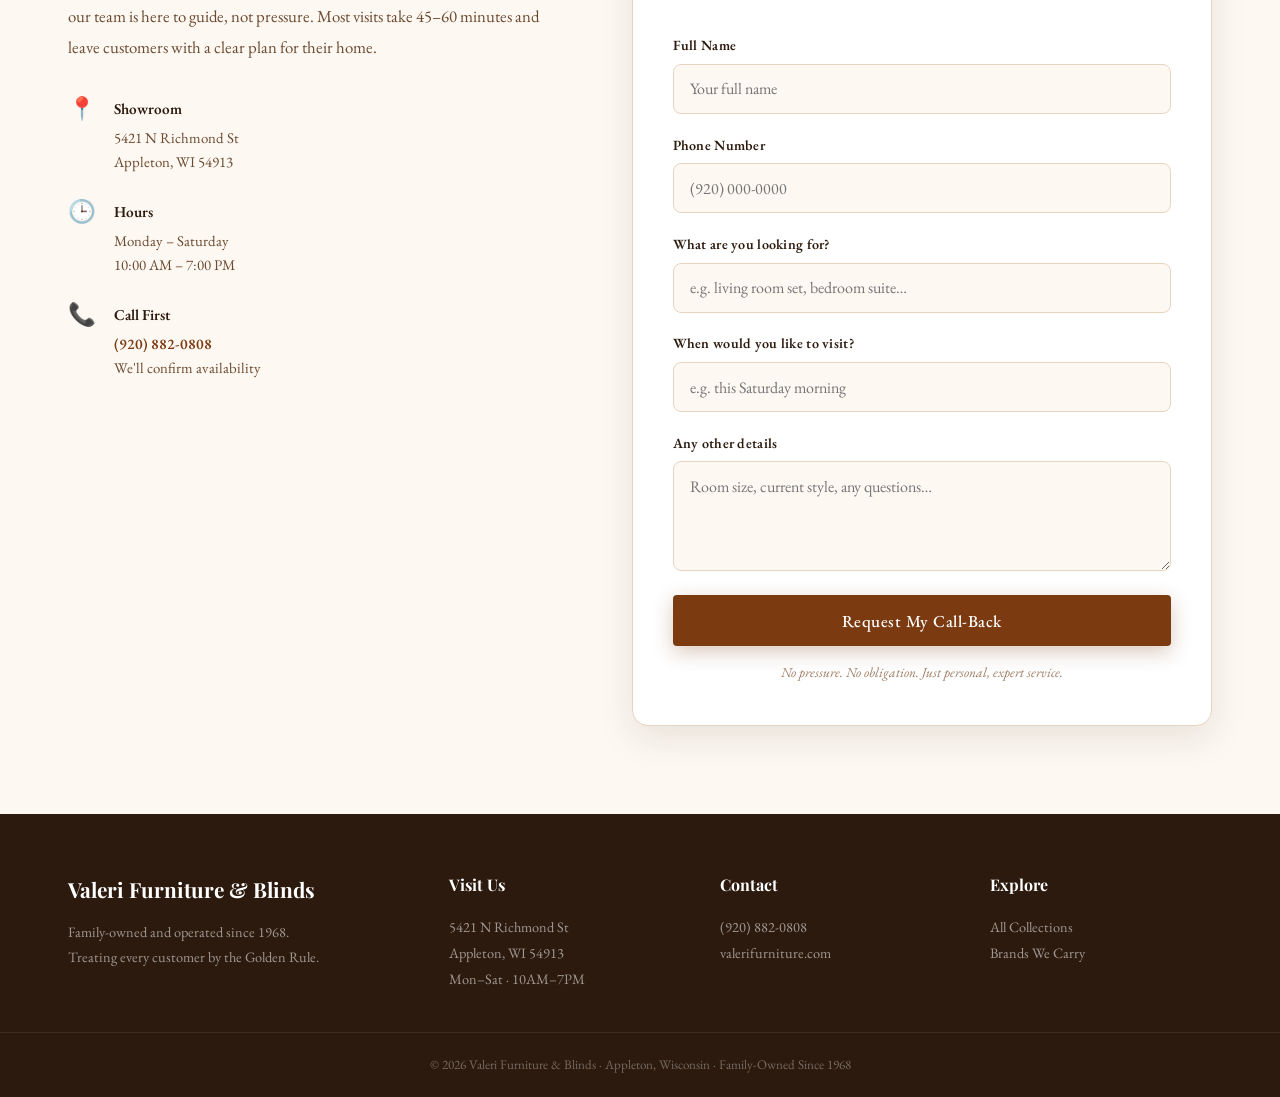
<file: landing2/index.html>
<!DOCTYPE html>
<html lang="en">
<head>
  <meta charset="UTF-8">
  <meta name="viewport" content="width=device-width, initial-scale=1.0">
  <title>Valeri Furniture | Heirloom Quality Since 1968</title>
  <meta name="description" content="Family-owned furniture & custom blinds in Appleton, WI since 1968. Kiln-dried hardwoods, lifetime warranties, white-glove delivery. Visit our showroom or call (920) 882-0808.">
  <link rel="stylesheet" href="styles.css">
  <link href="https://fonts.googleapis.com/css2?family=Playfair+Display:ital,wght@0,500;0,700;1,500&family=EB+Garamond:ital,wght@0,400;0,500;1,400&display=swap" rel="stylesheet">
</head>
<body>

  <!-- Header -->
  <header class="header">
    <div class="container">
      <a href="#" class="logo">Valeri Furniture</a>
      <nav class="nav">
        <a href="#collections">Collections</a>
        <a href="#craftsmanship">Our Promise</a>
        <a href="#brands">Brands</a>
        <a href="#testimonials">Stories</a>
        <a href="#visit">Visit Us</a>
      </nav>
      <a href="tel:+19208820808" class="cta-header">📞 Call us at (920) 882-0808</a>
    </div>
  </header>

  <!-- Heritage Banner -->
  <div class="heritage-bar">
    <div class="container">
      <span>Family-owned since 1968 · Appleton, Wisconsin</span>
      <span class="bar-divider">|</span>
      <span>Showroom: Mon–Sat 10AM–7PM · 5421 N Richmond St</span>
      <span class="bar-divider">|</span>
      <span>White-glove delivery included</span>
    </div>
  </div>

  <!-- Hero -->
  <section class="hero">
    <div class="container hero-grid">
      <div class="hero-content">
        <p class="eyebrow">Est. 1968 · Appleton, Wisconsin</p>
        <h1>Furniture Worth Passing Down</h1>
        <p class="hero-lead">For over 40 years, Valeri Furniture has furnished the homes of established Appleton families with pieces built to last generations; kiln-dried hardwood frames, hand-rubbed finishes, and service that treats you as family.</p>

        <div class="hero-proof">
          <div class="proof-item">
            <strong>40+</strong>
            <span>Years Family-Owned</span>
          </div>
          <div class="proof-divider"></div>
          <div class="proof-item">
            <strong>Lifetime</strong>
            <span>Frame Warranty</span>
          </div>
          <div class="proof-divider"></div>
          <div class="proof-item">
            <strong>White-Glove</strong>
            <span>Delivery & Setup</span>
          </div>
        </div>

        <div class="hero-actions">
          <a href="tel:+19208820808" class="btn btn-outline-dark">📞 Call us at (920) 882-0808</a>
          <a href="#visit" class="btn btn-primary btn-large">Schedule Showroom Visit</a>
        </div>

        <div class="hero-offer">
          <strong>Current Offer:</strong> Up to 50% Off Storewide + Complimentary Lifetime Fabric Protection
        </div>
      </div>

      <div class="hero-image">
        <div class="hero-placeholder">
          <span>Heirloom living room lifestyle photo</span>
        </div>
        <div class="hero-badge">
          <span class="badge-number">40+</span>
          <span class="badge-label">Years of<br>Trusted Service</span>
        </div>
      </div>
    </div>
  </section>

  <!-- Craftsmanship Promise -->
  <section id="craftsmanship" class="section craftsmanship-section">
    <div class="container">
      <div class="grid-2">
        <div class="craft-copy">
          <p class="section-label">Our Promise</p>
          <h2>The Valeri Standard of Craftsmanship</h2>
          <p>Every piece we carry meets standards most furniture stores don't discuss. Because we believe you deserve to know exactly what you're bringing into your home. We select brands whose construction methods match the quality we'd want in our own homes.</p>
          <p>The owners are here every day; on the floor, on deliveries, and behind every transaction. When you call, you reach someone who genuinely cares.</p>
          <a href="#visit" class="btn btn-primary">Visit Our Showroom</a><br>
          <img src="Valerii.jpg" style="margin-top: 20px;" alt="The Valeri Family">
        </div>

        <div class="craft-specs">
          <table class="spec-table">
            <thead>
              <tr>
                <th colspan="2">What Sets Valeri Furniture Apart</th>
              </tr>
            </thead>
            <tbody>
              <tr>
                <td class="spec-label">Frame Construction</td>
                <td>Kiln-dried hardwood. Resists warping for decades</td>
              </tr>
              <tr>
                <td class="spec-label">Finish Quality</td>
                <td>Hand-rubbed, multi-step. Deepens character over time</td>
              </tr>
              <tr>
                <td class="spec-label">Frame Warranty</td>
                <td>Lifetime; we stand behind every piece</td>
              </tr>
              <tr>
                <td class="spec-label">Upholstery</td>
                <td>Premium fabrics. Includes free lifetime protection</td>
              </tr>
              <tr>
                <td class="spec-label">Delivery</td>
                <td>White-glove setup; owner often delivers personally</td>
              </tr>
              <tr>
                <td class="spec-label">Service</td>
                <td>Golden Rule promise: treated as we'd want to be</td>
              </tr>
            </tbody>
          </table>
        </div>
      </div>
    </div>
  </section>

  <!-- Collections -->
  <section id="collections" class="section collections-section">
    <div class="container">
      <p class="section-label centered-label">Curated Collections</p>
      <h2 class="section-title">Rooms Furnished with Intention</h2>
      <p class="section-subtitle">Each collection is chosen for longevity, comfort, and the kind of beauty that only improves with time.</p>

      <div class="grid-3">

        <article class="collection-card">
          <div class="card-image"></div>
          <h3>The Drawing Room</h3>
          <p>Timeless sofas, loveseats, and armchairs upholstered in enduring fabrics. Designed for the room where family gathers for generations.</p>
          <ul class="card-details">
            <li>Hardwood frames, lifetime warranty</li>
            <li>Custom fabric selections available</li>
            <li>Sectionals to traditional sets</li>
          </ul>
        </article>

        <article class="collection-card">
          <div class="card-image"></div>
          <h3>The Master Suite</h3>
          <p>Beds, dressers, and nightstands crafted for rooms that whisper heritage. Rich wood tones and refined hardware for the home's most personal space.</p>
          <ul class="card-details">
            <li>Solid and veneer hardwood options</li>
            <li>Coordinating bedroom sets</li>
            <li>Custom sizing available</li>
          </ul>
        </article>

        <article class="collection-card">
          <div class="card-image"></div>
          <h3>The Dining Room</h3>
          <p>Tables that seat the family for Thanksgivings to come. Chairs, buffets, and china cabinets that anchor a room with quiet authority.</p>
          <ul class="card-details">
            <li>Extendable dining tables</li>
            <li>Matching buffet & hutch sets</li>
            <li>Bar height & standard options</li>
          </ul>
        </article>

        <article class="collection-card">
          <div class="card-image"></div>
          <h3>Mattresses & Sleep</h3>
          <p>Serta, Sealy, and Tempur-Pedic: the names trusted for restorative sleep. Test them in our showroom before you decide.</p>
          <ul class="card-details">
            <li>Tempur-Pedic, Sealy, Serta</li>
            <li>All comfort levels in-store</li>
            <li>Adjustable base options</li>
          </ul>
        </article>

        <article class="collection-card collection-card--accent">
          <div class="card-image"></div>
          <h3>The Outdoor Retreat</h3>
          <p>Durable outdoor seating and dining sets. Built for Wisconsin seasons and styled for the home that extends its character outdoors.</p>
          <ul class="card-details">
            <li>All-weather materials</li>
            <li>Matching sets and accent pieces</li>
            <li>Cushion fabric choices</li>
          </ul>
        </article>

      </div>
    </div>
  </section>

  <!-- Featured Products -->
  <section class="section featured-section">
    <div class="container">
      <p class="section-label centered-label">In Our Showroom Now</p>
      <h2 class="section-title">Pieces Worth Seeing in Person</h2>
      <p class="section-subtitle">These are among our most admired pieces. Each photographed better in reality than on a screen.</p>

      <div class="products-grid">

        <article class="product-card">
          <div class="product-image"></div>
          <div class="product-body">
            <span class="product-room">Living Room</span>
            <h3>Classic Rolled-Arm Sofa & Loveseat</h3>
            <p>A silhouette that never dates; deep cushions, kiln-dried hardwood frame, available in a range of neutral and rich fabric choices.</p>
            <div class="product-specs">
              <span>Frame: Kiln-dried hardwood</span>
              <span>Warranty: Lifetime</span>
            </div>
            <a href="https://valerifurniture.com" target="_blank" class="product-link">See at Valeri →</a>
          </div>
        </article>

        <article class="product-card">
          <div class="product-image"></div>
          <div class="product-body">
            <span class="product-room">Bedroom</span>
            <h3>Dark Walnut Panel Bedroom Set</h3>
            <p>Rich walnut finish with panel detailing. A complete suite that anchors a master bedroom with warmth and quiet elegance.</p>
            <div class="product-specs">
              <span>Material: Hardwood & veneer</span>
              <span>Includes: Bed, dresser, 2 nightstands</span>
            </div>
            <a href="https://valerifurniture.com" target="_blank" class="product-link">See at Valeri →</a>
          </div>
        </article>

        <article class="product-card">
          <div class="product-image"></div>
          <div class="product-body">
            <span class="product-room">Dining Room</span>
            <h3>Extendable Pedestal Dining Set</h3>
            <p>A dining table that grows with the occasion: solid wood pedestal base, six matching chairs, available in warm cherry and dark oak finishes.</p>
            <div class="product-specs">
              <span>Seats: 6–8 with extension</span>
              <span>Finish: Cherry or dark oak</span>
            </div>
            <a href="https://valerifurniture.com" target="_blank" class="product-link">See at Valeri →</a>
          </div>
        </article>

      </div>
    </div>
  </section>

  <!-- Brands -->
  <section id="brands" class="section brands-section">
    <div class="container">
      <p class="section-label centered-label">Trusted Names</p>
      <h2 class="section-title">Brands with Decades of Reputation</h2>
      <p class="section-subtitle">We carry names that have earned their standing; quality you can rely on, backed by our personal service.</p>
      <div class="brands-grid">
        <div class="brand-logo">Ashley</div>
        <div class="brand-logo">Flexsteel</div>
        <div class="brand-logo">Tempur-Pedic</div>
        <div class="brand-logo">Sealy</div>
        <div class="brand-logo">Serta</div>
        <div class="brand-logo">Bali Blinds</div>
        <div class="brand-logo">Norman Blinds</div>
        <div class="brand-logo">Broyhill</div>
      </div>
      <p class="brands-note">
        Many more available in-store. <a href="https://valerifurniture.com/collections/brands-we-carry" target="_blank">View the full brand list →</a>
      </p>
    </div>
  </section>

  <!-- Testimonials -->
<section id="testimonials" class="section testimonials">
  <div class="container">
    <h2 class="section-title">Customer Stories</h2>
    <p class="section-subtitle">The measure of our work is not the furniture we sell. It is the customers who return, year after year.</p>

    <div class="slider-wrapper">
      <button class="slider-arrow" id="lp1Prev" aria-label="Previous testimonial">&#8592;</button>

      <div class="testimonial-slider" id="lp1Slider">

        <blockquote class="testimonial">
          <div class="stars">★★★★★</div>
          <p>"I have been ordering items from Valeri for the past 17 years. The owners are great and are in the mix of sales/service/delivery. Today the owner helped move in my heavy loveseat and was surprised he was still moving furniture. Loved the service, the options and the delivery and I guess that's why I keep going back. A+ service again. (thanks for working with me)"</p>
          <cite>— Kelly Ann, Appleton</cite>
        </blockquote>

        <blockquote class="testimonial">
          <div class="stars">★★★★★</div>
          <p>"After having an issue unrelated to Valeri but with a manufacturer. Valeri stepped in and helped solve the problem in a matter of minutes. I was very upset and they calmed me down and helped with the situation. I have nothing but good things to say about this family owned company!"</p>
          <cite>— Emily Kundert, Appleton</cite>
        </blockquote>

        <blockquote class="testimonial">
          <div class="stars">★★★★★</div>
          <p>"Sydney sold me this TV stand and I am loving it! I was very indecisive and she made the process so easy. Great quality piece of furniture, easy to assemble, and looks great in my space. I will definitely be returning."</p>
          <cite>— Brittney Judge, Appleton</cite>
        </blockquote>

        <blockquote class="testimonial">
          <div class="stars">★★★★★</div>
          <p>"Purchased a bedroom set, sectional, mattress &amp; adjustable bed from Valeri Furniture. We are very happy and continue to come back, we even ordered blinds &amp; they installed them a few months ago. This is our go to store! We love Valeri Furniture."</p>
          <cite>— Gabe Vanske, Appleton</cite>
        </blockquote>

        <blockquote class="testimonial">
          <div class="stars">★★★★★</div>
          <p>"We had purchased a complete living room set back in 2009 from them. After years of wear and tear, kids and dogs we wanted to finally upgrade with the recent purchase of a new home. We worked with Kenn who was absolutely terrific! He was helpful, knowledgeable and not pushy at all! Would definitely recommend them again to anyone!"</p>
          <cite>— Johanna Edwards, Appleton</cite>
        </blockquote>

        <blockquote class="testimonial">
          <div class="stars">★★★★★</div>
          <p>"The wife &amp; I just had a king split adjustable bed delivered. Best night sleep of my life. I slept in zero gravity all night. My parents referred us to this store several years ago, our whole house is from Valeri Furniture!"</p>
          <cite>— Sawyer Gooding, Appleton</cite>
        </blockquote>

      </div><!-- END #lp1Slider -->

      <button class="slider-arrow" id="lp1Next" aria-label="Next testimonial">&#8594;</button>
    </div><!-- END .slider-wrapper -->

    <a href="https://www.google.com/search?sca_esv=826eee960a139ad8&sxsrf=ANbL-n4rl0fOpdYNtwm3t64Jfmjyg_Ko2g:1772830350239&si=AL3DRZHrmvnFAVQPOO2Bzhf8AX9KZZ6raUI_dT7DG_z0kV2_xyOXmFd7DZSTXP_BuLMNf1YDcKlBXFcZuJxismnZFxEmc47LYChSR11AWuBav4-r_kHDCDWfAqDIqKJzDCmRNh333SdoqXtrgco1N5qkAnIiEr9kTg%3D%3D&q=Valeri+Furniture+%26+Blinds+Reviews&sa=X&ved=2ahUKEwiNiZfak4yTAxViXWwGHbrpPNoQ0bkNegQIOxAH&biw=1536&bih=730&dpr=1.25" target="_blank" class="btn btn-gold btn-large" style="display:block;text-align:center;margin-top:1.5rem">Hear from more of our happy customers!</a>
  </div>
</section>

  <!-- Showroom Visit / Form -->
  <section id="visit" class="section visit-section">
    <div class="container grid-2-visit">

      <div class="visit-info">
        <p class="section-label">Plan Your Visit</p>
        <h2>We'd Love to Meet You</h2>
        <p>Our showroom floor features hundreds of pieces across every room. And our team is here to guide, not pressure. Most visits take 45–60 minutes and leave customers with a clear plan for their home.</p>

        <div class="visit-details">
          <div class="visit-detail">
            <span class="detail-icon">📍</span>
            <div>
              <strong>Showroom</strong>
              <p>5421 N Richmond St<br>Appleton, WI 54913</p>
            </div>
          </div>
          <div class="visit-detail">
            <span class="detail-icon">🕒</span>
            <div>
              <strong>Hours</strong>
              <p>Monday – Saturday<br>10:00 AM – 7:00 PM</p>
            </div>
          </div>
          <div class="visit-detail">
            <span class="detail-icon">📞</span>
            <div>
              <strong>Call First</strong>
              <p><a href="tel:+19208820808">(920) 882-0808</a><br>We'll confirm availability</p>
            </div>
          </div>
        </div>
      </div>

      <div class="visit-form-wrap">
        <form class="contact-form">
          <h3>Request a Call-Back</h3>
          <p class="form-sub">Leave your details and one of our team members will personally call you to arrange your visit at a time that suits you.</p>

          <div class="form-grid">
            <div class="form-group">
              <label for="name">Full Name</label>
              <input type="text" id="name" name="name" placeholder="Your full name" required>
            </div>
            <div class="form-group">
              <label for="phone">Phone Number</label>
              <input type="tel" id="phone" name="phone" placeholder="(920) 000-0000" required>
            </div>
            <div class="form-group">
              <label for="interest">What are you looking for?</label>
              <input type="text" id="interest" name="interest" placeholder="e.g. living room set, bedroom suite…">
            </div>
            <div class="form-group">
              <label for="timing">When would you like to visit?</label>
              <input type="text" id="timing" name="timing" placeholder="e.g. this Saturday morning">
            </div>
            <div class="form-group form-group--full">
              <label for="message">Any other details</label>
              <textarea id="message" name="message" rows="3" placeholder="Room size, current style, any questions…"></textarea>
            </div>
          </div>

          <button type="submit" class="btn btn-primary btn-full">Request My Call-Back</button>
          <p class="form-assurance">No pressure. No obligation. Just personal, expert service.</p>
        </form>
      </div>

    </div>
  </section>

  <!-- Footer -->
  <footer class="footer">
    <div class="container footer-inner">
      <div class="footer-brand">
        <strong class="footer-logo">Valeri Furniture & Blinds</strong>
        <p>Family-owned and operated since 1968.<br>Treating every customer by the Golden Rule.</p>
      </div>
      <div class="footer-col">
        <h4>Visit Us</h4>
        <p>5421 N Richmond St<br>Appleton, WI 54913</p>
        <p>Mon–Sat · 10AM–7PM</p>
      </div>
      <div class="footer-col">
        <h4>Contact</h4>
        <p><a href="tel:+19208820808">(920) 882-0808</a></p>
        <p><a href="https://valerifurniture.com" target="_blank">valerifurniture.com</a></p>
      </div>
      <div class="footer-col">
        <h4>Explore</h4>
        <a href="https://valerifurniture.com/collections" target="_blank">All Collections</a>
        <a href="https://valerifurniture.com/collections/brands-we-carry" target="_blank">Brands We Carry</a>
      </div>
    </div>
    <div class="footer-bottom">
      <div class="container">
        <p>© 2026 Valeri Furniture & Blinds · Appleton, Wisconsin · Family-Owned Since 1968</p>
      </div>
    </div>
  </footer>

  <script src="script.js"></script>
</body>
</html>
</file>
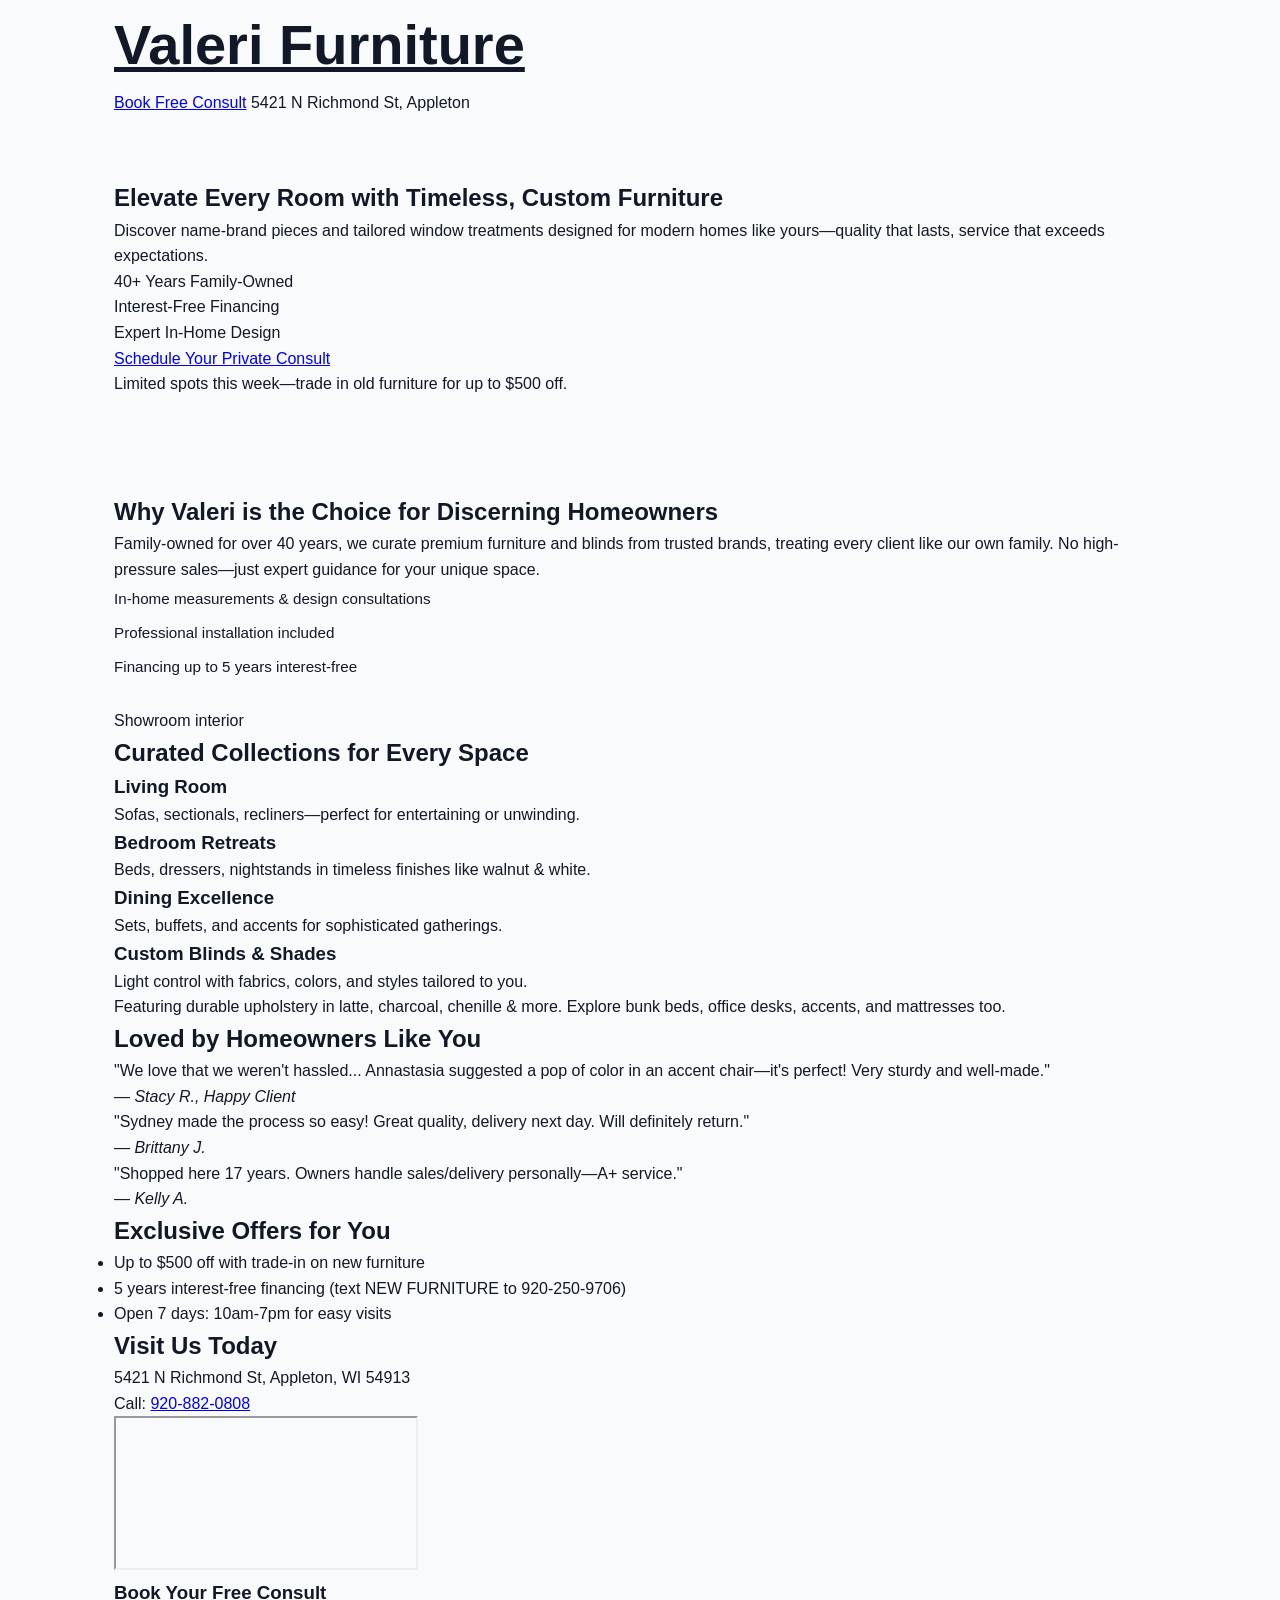
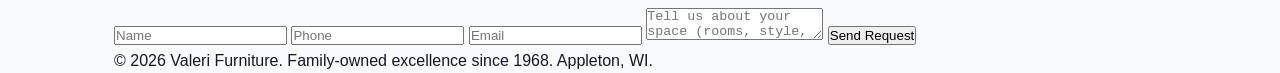
<file: landing.html>
<!DOCTYPE html>
<html lang="en">
<head>
  <meta charset="UTF-8">
  <meta name="viewport" content="width=device-width, initial-scale=1">
  <title>Elevate Your Home | Valeri Furniture & Blinds - Appleton, WI</title>
  <meta name="description" content="Curated name-brand furniture & custom window treatments for discerning homeowners. Family-owned expertise, 40+ years. Interest-free financing available.">
  <link rel="stylesheet" href="styles.css">
</head>
<body>
  <!-- Header -->
  <header class="header">
    <div class="container">
      <a href="#" class="logo">Valeri Furniture</a>
      <div class="header-cta">
        <a href="#consult" class="btn btn-primary">Book Free Consult</a>
        <span>5421 N Richmond St, Appleton</span>
      </div>
    </div>
  </header>

  <!-- Hero -->
  <section class="hero">
    <div class="container">
      <div class="hero-content">
        <h1>Elevate Every Room with Timeless, Custom Furniture</h1>
        <p class="hero-lead">Discover name-brand pieces and tailored window treatments designed for modern homes like yours—quality that lasts, service that exceeds expectations.</p>
        <div class="hero-stats">
          <div>40+ <span>Years Family-Owned</span></div>
          <div>Interest-Free <span>Financing</span></div>
          <div>Expert <span>In-Home Design</span></div>
        </div>
        <a href="#consult" class="btn btn-hero">Schedule Your Private Consult</a>
        <p class="hero-note">Limited spots this week—trade in old furniture for up to $500 off.</p>
      </div>
    </div>
  </section>

  <!-- About -->
  <section class="about">
    <div class="container">
      <div class="about-grid">
        <div class="about-text">
          <h2>Why Valeri is the Choice for Discerning Homeowners</h2>
          <p>Family-owned for over 40 years, we curate premium furniture and blinds from trusted brands, treating every client like our own family. No high-pressure sales—just expert guidance for your unique space.</p>
          <ul class="features">
            <li>In-home measurements & design consultations</li>
            <li>Professional installation included</li>
            <li>Financing up to 5 years interest-free</li>
          </ul>
        </div>
        <div class="about-image">Showroom interior</div>
      </div>
    </div>
  </section>

  <!-- Brands & Types -->
  <section class="offerings">
    <div class="container">
      <h2>Curated Collections for Every Space</h2>
      <div class="offerings-grid">
        <div class="offering-card">
          <h3>Living Room</h3>
          <p>Sofas, sectionals, recliners—perfect for entertaining or unwinding.</p>
        </div>
        <div class="offering-card">
          <h3>Bedroom Retreats</h3>
          <p>Beds, dressers, nightstands in timeless finishes like walnut & white.</p>
        </div>
        <div class="offering-card">
          <h3>Dining Excellence</h3>
          <p>Sets, buffets, and accents for sophisticated gatherings.</p>
        </div>
        <div class="offering-card">
          <h3>Custom Blinds & Shades</h3>
          <p>Light control with fabrics, colors, and styles tailored to you.</p>
        </div>
      </div>
      <p class="offerings-note">Featuring durable upholstery in latte, charcoal, chenille & more. Explore bunk beds, office desks, accents, and mattresses too.</p>
    </div>
  </section>

  <!-- Testimonials -->
  <section class="testimonials">
    <div class="container">
      <h2>Loved by Homeowners Like You</h2>
      <div class="testimonials-grid">
        <blockquote>
          <p>"We love that we weren't hassled... Annastasia suggested a pop of color in an accent chair—it's perfect! Very sturdy and well-made."</p>
          <cite>— Stacy R., Happy Client</cite>
        </blockquote>
        <blockquote>
          <p>"Sydney made the process so easy! Great quality, delivery next day. Will definitely return."</p>
          <cite>— Brittany J.</cite>
        </blockquote>
        <blockquote>
          <p>"Shopped here 17 years. Owners handle sales/delivery personally—A+ service."</p>
          <cite>— Kelly A.</cite>
        </blockquote>
      </div>
    </div>
  </section>

  <!-- Offers -->
  <section class="offers">
    <div class="container">
      <h2>Exclusive Offers for You</h2>
      <ul class="offers-list">
        <li>Up to $500 off with trade-in on new furniture</li>
        <li>5 years interest-free financing (text NEW FURNITURE to 920-250-9706)</li>
        <li>Open 7 days: 10am-7pm for easy visits</li>
      </ul>
    </div>
  </section>

  <!-- Location & Consult -->
  <section id="consult" class="consult">
    <div class="container">
      <div class="consult-grid">
        <div>
          <h2>Visit Us Today</h2>
          <p>5421 N Richmond St, Appleton, WI 54913</p>
          <p>Call: <a href="tel:9208820808">920-882-0808</a></p>
          <iframe class="map" src="https://www.google.com/maps/embed?pb=!1m18!1m12!1m3!1d2854.123456789!2d-88.456789!3d44.289012!2m3!1f0!2f0!3f0!3m2!1i1024!2i768!4f13.1!3m3!1m2!1s0x0%3A0x0!2zNDTCsDE3JzIwLjQiTiA4OMKwMjcnMjguNSJX!5e0!3m2!1sen!2sus!4v1234567890" allowfullscreen loading="lazy"></iframe>
        </div>
        <form class="consult-form">
          <h3>Book Your Free Consult</h3>
          <input type="text" placeholder="Name" required>
          <input type="tel" placeholder="Phone" required>
          <input type="email" placeholder="Email">
          <textarea placeholder="Tell us about your space (rooms, style, budget)"></textarea>
          <button type="submit" class="btn btn-primary">Send Request</button>
        </form>
      </div>
    </div>
  </section>

  <!-- Footer -->
  <footer>
    <div class="container">
      <p>&copy; 2026 Valeri Furniture. Family-owned excellence since 1968. Appleton, WI.</p>
    </div>
  </footer>

  <script src="script.js"></script>
</body>
</html>
</file>
<file: styles.css>
:root {
  --primary: #10B981;
  --brown: #8B4513;
  --neutral: #F9FAFB;
  --text-dark: #111827;
}

* { margin: 0; padding: 0; box-sizing: border-box; }
body { 
  font-family: 'Inter', sans-serif; 
  line-height: 1.6; 
  color: var(--text-dark); 
  background: var(--neutral); 
}

.container { 
  max-width: 1100px; 
  margin: 0 auto; 
  padding: 0 1.5rem; 
}

/* Header */
.hero-header { 
  background: linear-gradient(135deg, white 0%, #F0FDF4 100%); 
  padding: 2rem 0; 
  text-align: center; 
}
.logo { 
  font-size: clamp(2rem, 5vw, 3.5rem); 
  font-weight: 700; 
  color: var(--text-dark); 
  margin-bottom: 0.5rem; 
}
.tagline { 
  color: #6B7280; 
  font-size: 1.1rem; 
}

/* Hero */
.hero { 
  padding: 4rem 0 6rem; 
}
.hero-copy { 
  text-align: center; 
  max-width: 600px; 
  margin: 0 auto 4rem; 
}
.hero-copy h2 { 
  font-size: clamp(2rem, 4vw, 2.8rem); 
  margin-bottom: 1rem; 
}
.hero-copy p { 
  font-size: 1.2rem; 
  color: #6B7280; 
}

/* Cards */
.cards-grid { 
  display: grid; 
  grid-template-columns: 1fr 1fr; 
  gap: 3rem; 
  margin-bottom: 4rem; 
  align-items: start;       /* FIX: cards don't stretch each other */
}
.card { 
  display: flex;            /* FIX: flexbox column so content fills */
  flex-direction: column;
  text-decoration: none; 
  border-radius: 20px; 
  overflow: visible;        /* FIX: was 'hidden', was clipping content */
  box-shadow: 0 25px 50px rgba(0,0,0,0.1); 
  transition: all 0.4s cubic-bezier(0.4,0,0.2,1);
  background: white;        /* FIX: needs bg so shadow looks right without overflow:hidden */
}
.card:hover { 
  transform: translateY(-12px); 
  box-shadow: 0 40px 80px rgba(0,0,0,0.15); 
}

/* Keep rounded corners on visual separately */
.card-visual { 
  height: 180px;
  overflow: hidden;
  border-radius: 20px 20px 0 0;  /* FIX: top corners rounded here instead */
  flex-shrink: 0;           /* FIX: never compress the image area */
}
.visual-placeholder { 
  width: 100%; 
  height: 100%; 
  transition: transform 0.4s ease; 
}
.card:hover .visual-placeholder { 
  transform: scale(1.05); 
}
.modern-viz { 
  background: linear-gradient(135deg, #10B981, #059669); 
}
.traditional-viz { 
  background: linear-gradient(135deg, #8B4513, #A0522D); 
}

/* Card content: grows to fit all text */
.card-content { 
  padding: 2rem 2rem 2.5rem;
  flex: 1;                  /* FIX: take remaining space */
  display: flex;
  flex-direction: column;
  border-radius: 0 0 20px 20px;  /* FIX: bottom corners rounded here */
  background: white;
}
.card h3 { 
  font-size: 1.6rem; 
  font-weight: 700; 
  margin-bottom: 0.5rem;
  color: var(--text-dark);
}
.age-range { 
  color: #6B7280; 
  font-size: 1.1rem; 
  margin-bottom: 1.5rem; 
  font-weight: 500; 
}
.features { 
  list-style: none; 
  margin-bottom: 1.5rem; 
  padding: 0;
  flex: 1;                  /* FIX: pushes CTA to bottom */
}
.features li { 
  padding: 0.3rem 0; 
  font-size: 0.95rem;
  color: var(--text-dark);
}
.cta { 
  font-weight: 600; 
  font-size: 1rem; 
  opacity: 0.9;
  margin-top: auto;         /* FIX: always pins to bottom of card */
  display: block;
}
.card.modern .cta  { color: #059669; }
.card.traditional .cta { color: #8B4513; }

/* Age selector */
.age-selector { 
  text-align: center; 
  padding: 2rem 0; 
  border-top: 1px solid #E5E7EB; 
}
.age-selector p { 
  margin-bottom: 1rem; 
  color: #6B7280; 
}
.selector-buttons { 
  display: flex; 
  gap: 1.5rem; 
  justify-content: center; 
  flex-wrap: wrap; 
}
.btn-age { 
  padding: 1rem 2rem; 
  border: none; 
  border-radius: 50px; 
  font-weight: 600; 
  font-size: 1.1rem; 
  cursor: pointer; 
  transition: all 0.3s ease; 
  min-height: 50px; 
}
.btn-age.modern { 
  background: #10B981; 
  color: white; 
}
.btn-age.traditional { 
  background: #8B4513; 
  color: white; 
}
.btn-age:hover {
  transform: scale(1.05);
  opacity: 0.9;
}

/* Stats */
.stats { 
  background: rgba(255,255,255,0.7); 
  padding: 3rem 0; 
}
.stat-grid { 
  display: grid; 
  grid-template-columns: repeat(auto-fit, minmax(200px, 1fr)); 
  gap: 2rem; 
  text-align: center; 
}
.stat-number { 
  display: block; 
  font-size: 1.8rem; 
  font-weight: 700; 
  color: var(--text-dark); 
  margin-bottom: 0.25rem; 
}

/* Footer */
.footer { 
  background: var(--text-dark); 
  color: white; 
  text-align: center; 
  padding: 2.5rem 0; 
}
.footer a { 
  color: #D1D5DB; 
  text-decoration: none; 
}
.footer a:hover { 
  color: white; 
}

/* Responsive */
@media (max-width: 768px) {
  .cards-grid { 
    grid-template-columns: 1fr; 
    gap: 2rem; 
  }
  .selector-buttons { 
    flex-direction: column; 
    align-items: center; 
  }
  .stat-grid { 
    grid-template-columns: repeat(3, 1fr); 
  }
}

@media (max-width: 480px) {
  .stat-grid { 
    grid-template-columns: 1fr; 
  }
}
</file>
<file: Generic Landing Page/styles.css>
:root {
  --primary: #D4AF37; /* Gold accent */
  --secondary: #2C1810; /* Deep brown */
  --neutral-100: #F8F7F4;
  --neutral-900: #1A1A1A;
  --text-primary: #1A1A1A;
  --text-secondary: #666;
  --shadow: 0 20px 40px rgba(0,0,0,0.1);
  --border-radius: 12px;
  --transition: all 0.3s cubic-bezier(0.4, 0, 0.2, 1);
}

* { margin: 0; padding: 0; box-sizing: border-box; }
body { font-family: 'Inter', sans-serif; line-height: 1.6; color: var(--text-primary); background: var(--neutral-100); }

.container { max-width: 1200px; margin: 0 auto; padding: 0 20px; }

/* Header */
.header { position: sticky; top: 0; background: rgba(255,255,255,0.95); backdrop-filter: blur(20px); z-index: 100; padding: 1rem 0; }
.header .container { display: flex; justify-content: space-between; align-items: center; }
.logo { font-family: 'Playfair Display', serif; font-size: 1.5rem; font-weight: 700; color: var(--secondary); text-decoration: none; }
.nav { display: flex; gap: 2rem; }
.nav a { color: var(--text-secondary); text-decoration: none; font-weight: 500; transition: var(--transition); }
.nav a:hover { color: var(--primary); }
.cta-header { background: var(--primary); color: white; padding: 0.75rem 1.5rem; border-radius: 50px; font-weight: 600; text-decoration: none; }

/* Hero */
.hero { padding: 6rem 0 4rem; background: linear-gradient(135deg, var(--neutral-100) 0%, #F0EDE8 100%); }
.hero-content { max-width: 600px; }
.hero h1 { font-family: 'Playfair Display', serif; font-size: clamp(2.5rem, 5vw, 4rem); margin-bottom: 1.5rem; line-height: 1.1; }
.hero-lead { font-size: 1.2rem; margin-bottom: 2rem; color: var(--text-secondary); }
.hero-stats { display: flex; gap: 2rem; margin-bottom: 2rem; }
.hero-stats div { font-size: 1.1rem; font-weight: 600; }
.hero-stats span { display: block; font-size: 0.9rem; color: var(--text-secondary); }
.hero-image { text-align: right; }
.hero-placeholder { width: 100%; height: 500px; background: linear-gradient(135deg, #E8D5B7, #F2E8D9); border-radius: var(--border-radius); display: flex; align-items: center; justify-content: center; color: var(--text-secondary); font-size: 1.1rem; }
.hero-offer { background: var(--primary); color: white; padding: 1rem; border-radius: var(--border-radius); font-weight: 600; text-align: center; }

/* Buttons */
.btn { display: inline-block; padding: 1rem 2rem; border-radius: 50px; font-weight: 600; text-decoration: none; transition: var(--transition); cursor: pointer; border: none; }
.btn-primary { background: var(--primary); color: white; box-shadow: var(--shadow); }
.btn-primary:hover { transform: translateY(-2px); box-shadow: 0 30px 60px rgba(212,175,55,0.3); }

/* Sections */
.section { padding: 5rem 0; }
.section-title { font-family: 'Playfair Display', serif; font-size: 2.5rem; text-align: center; margin-bottom: 1rem; }
.section-subtitle { text-align: center; color: var(--text-secondary); font-size: 1.1rem; max-width: 600px; margin: 0 auto 3rem; }

/* Grid */
.grid-2 { display: grid; grid-template-columns: 1fr 1fr; gap: 4rem; align-items: center; }
.grid-3 { display: grid; grid-template-columns: repeat(auto-fit, minmax(300px, 1fr)); gap: 2rem; }

/* Cards */
.collection-card, .placeholder { border-radius: var(--border-radius); overflow: hidden; box-shadow: var(--shadow); transition: var(--transition); }
.collection-card { background: white; padding: 2rem; text-align: center; }
.collection-card:hover { transform: translateY(-5px); }
.card-image, .placeholder { height: 200px; background: linear-gradient(135deg, #E8D5B7, #F2E8D9); display: flex; align-items: center; justify-content: center; color: var(--text-secondary); margin-bottom: 1rem; }
.collection-card h3 { font-family: 'Playfair Display', serif; margin-bottom: 0.5rem; }

/* Brands */
.brands-grid { display: grid; grid-template-columns: repeat(auto-fit, minmax(150px, 1fr)); gap: 2rem; justify-items: center; }
.brand-logo { height: 80px; width: 150px; background: white; border-radius: var(--border-radius); display: flex; align-items: center; justify-content: center; box-shadow: var(--shadow); }

/* Testimonials */
.testimonials { background: var(--neutral-100); }
.testimonial-slider { display: flex; gap: 2rem; overflow-x: auto; padding: 2rem 0; scrollbar-width: none; }
.testimonial { flex: 0 0 400px; background: white; padding: 2.5rem; border-radius: var(--border-radius); box-shadow: var(--shadow); font-style: italic; }
.testimonial p { font-size: 1.1rem; margin-bottom: 1rem; }
.testimonial cite { font-weight: 600; color: var(--primary); }

/* CTA */
.cta-section { background: var(--secondary); color: white; text-align: center; padding: 4rem 0; }
.cta-section h2 { font-family: 'Playfair Display', serif; font-size: 2.5rem; margin-bottom: 1rem; }
.cta-section p { font-size: 1.2rem; margin-bottom: 2rem; }

/* Contact */
.contact-form { max-width: 600px; margin: 0 auto; background: white; padding: 3rem; border-radius: var(--border-radius); box-shadow: var(--shadow); }
.form-grid { display: grid; gap: 1rem; margin-bottom: 2rem; }
input, textarea { padding: 1rem; border: 1px solid #E0E0E0; border-radius: 8px; font-family: inherit; }
textarea { resize: vertical; min-height: 120px; }

/* Footer */
.footer { background: var(--neutral-900); color: white; text-align: center; padding: 2rem 0; }

/* Responsive */
@media (max-width: 768px) {
  .grid-2 { grid-template-columns: 1fr; gap: 2rem; }
  .nav { display: none; }
  .hero-stats { flex-direction: column; gap: 1rem; }
  .testimonial-slider { flex-direction: column; }
}
</file>
<file: landing1/styles.css>
/* ============================================
   LP1: Modern Professional (25–45)
   Design: Minimalist, high-contrast, mobile-first
   Psychology: Eco, speed, low-friction
   ============================================ */

:root {
  --primary: #10B981;
  --secondary: #059669;
  --primary-light: #ECFDF5;
  --neutral-50: #F9FAFB;
  --neutral-100: #F3F4F6;
  --neutral-900: #111827;
  --text-primary: #111827;
  --text-secondary: #6B7280;
  --shadow-sm: 0 4px 12px rgba(0,0,0,0.06);
  --shadow-md: 0 10px 30px rgba(0,0,0,0.08);
  --shadow-lg: 0 20px 50px rgba(0,0,0,0.12);
  --radius: 16px;
  --transition: all 0.25s ease;
}

* { margin: 0; padding: 0; box-sizing: border-box; }

body {
  font-family: 'Inter', sans-serif;
  line-height: 1.6;
  color: var(--text-primary);
  background: var(--neutral-50);
  font-weight: 400;
  -webkit-font-smoothing: antialiased;
}

.container {
  max-width: 1200px;
  margin: 0 auto;
  padding: 0 1.5rem;
}

.center-image {
  display: block;
  margin-left: auto;
  margin-right: auto;
  width: 50%; /* or any specific width, e.g., 200px */
}

/* ---- Header ---- */
.header {
  position: sticky;
  top: 0;
  background: rgba(255,255,255,0.96);
  backdrop-filter: blur(20px);
  z-index: 100;
  padding: 1rem 0;
  border-bottom: 1px solid rgba(0,0,0,0.04);
}
.header .container {
  display: flex;
  justify-content: space-between;
  align-items: center;
  gap: 2rem;
}
.logo {
  font-weight: 800;
  font-size: 1.4rem;
  letter-spacing: -0.04em;
  text-decoration: none;
  color: var(--text-primary);
}
.nav {
  display: flex;
  gap: 2rem;
}
.nav a {
  color: var(--text-secondary);
  text-decoration: none;
  font-weight: 500;
  font-size: 0.9rem;
  transition: var(--transition);
}
.nav a:hover { color: var(--primary); }
.cta-header {
  background: var(--primary);
  color: white;
  padding: 0.6rem 1.4rem;
  border-radius: 50px;
  font-weight: 600;
  font-size: 0.9rem;
  text-decoration: none;
  transition: var(--transition);
  white-space: nowrap;
}
.cta-header:hover {
  background: var(--secondary);
  transform: translateY(-1px);
}

/* ---- Hero ---- */
.hero {
  padding: 5rem 0 4rem;
  background: linear-gradient(160deg, #ffffff 0%, var(--primary-light) 100%);
  overflow: hidden;
}
.hero-grid {
  display: grid;
  grid-template-columns: 1.1fr 0.9fr;
  gap: 4rem;
  align-items: center;
}
.eyebrow {
  display: block;
  font-size: 0.85rem;
  font-weight: 600;
  letter-spacing: 0.05em;
  color: var(--secondary);
  text-transform: uppercase;
  margin-bottom: 1.25rem;
}
.hero h1 {
  font-size: clamp(2.8rem, 5.5vw, 4.5rem);
  font-weight: 800;
  line-height: 1.05;
  letter-spacing: -0.03em;
  margin-bottom: 1.5rem;
  color: var(--text-primary);
}
.hero-lead {
  font-size: 1.15rem;
  color: var(--text-secondary);
  margin-bottom: 2rem;
  max-width: 500px;
  line-height: 1.7;
}
.hero-stats {
  display: flex;
  gap: 1.5rem;
  margin-bottom: 2.5rem;
  flex-wrap: wrap;
}
.hero-stats div {
  font-size: 0.9rem;
  font-weight: 600;
  color: var(--text-primary);
  display: flex;
  align-items: center;
  gap: 0.4rem;
}
.hero-stats span {
  font-weight: 400;
  color: var(--text-secondary);
}
.hero-actions {
  display: flex;
  gap: 1rem;
  flex-wrap: wrap;
  margin-bottom: 1.5rem;
}
.hero-offer {
  background: var(--neutral-900);
  color: white;
  padding: 0.9rem 1.25rem;
  border-radius: 12px;
  font-size: 0.9rem;
  font-weight: 500;
  display: inline-block;
}
.hero-placeholder {
  width: 100%;
  aspect-ratio: 4/5;
  max-height: 540px;
  background: linear-gradient(140deg, #D1FAE5 0%, #6EE7B7 50%, #10B981 100%);
  border-radius: 24px;
  display: flex;
  align-items: center;
  justify-content: center;
  color: rgba(0,0,0,0.4);
  font-size: 0.95rem;
  box-shadow: var(--shadow-lg);
}

/* ---- Buttons ---- */
.btn {
  display: inline-flex;
  align-items: center;
  justify-content: center;
  padding: 0.85rem 1.75rem;
  border-radius: 50px;
  font-weight: 600;
  font-size: 0.95rem;
  text-decoration: none;
  transition: var(--transition);
  cursor: pointer;
  border: none;
}
.btn-primary {
  background: var(--primary);
  color: white;
  box-shadow: 0 8px 20px rgba(16,185,129,0.3);
}
.btn-primary:hover {
  background: var(--secondary);
  transform: translateY(-2px);
  box-shadow: 0 16px 32px rgba(16,185,129,0.35);
}
/* For use on LIGHT backgrounds */
.btn-outline-dark {
  background: transparent;
  color: var(--primary);
  border: 1.5px solid var(--primary);
}
.btn-outline-dark:hover {
  background: var(--primary);
  color: white;
}
/* For use on DARK/GREEN backgrounds */
.btn-outline-light {
  background: transparent;
  color: white;
  border: 2px solid rgba(255,255,255,0.7);
}
.btn-outline-light:hover { background: rgba(255,255,255,0.1); }

.btn-ghost {
  background: transparent;
  color: var(--text-secondary);
  border: 1.5px solid #E5E7EB;
}
.btn-ghost:hover {
  border-color: var(--primary);
  color: var(--primary);
}
.btn-white {
  background: white;
  color: var(--secondary);
  font-weight: 700;
}
.btn-white:hover { transform: translateY(-2px); }

/* ---- Trust Bar ---- */
.trust-bar {
  background: var(--neutral-900);
  color: white;
  padding: 1rem 0;
}
.trust-grid {
  display: flex;
  justify-content: space-between;
  align-items: center;
  gap: 1rem;
  flex-wrap: wrap;
  font-size: 0.9rem;
}
.trust-grid div { opacity: 0.9; }

/* ---- Sections ---- */
.section { padding: 5rem 0; }
.section-title {
  font-size: clamp(1.8rem, 3.5vw, 2.6rem);
  font-weight: 800;
  text-align: center;
  margin-bottom: 0.75rem;
  letter-spacing: -0.02em;
}
.section-subtitle {
  text-align: center;
  color: var(--text-secondary);
  font-size: 1.05rem;
  max-width: 600px;
  margin: 0 auto 3rem;
  line-height: 1.7;
}

/* ---- Collection Cards — LEFT ALIGNED, edge-to-edge image ---- */
.lifestyle { background: white; }
.grid-3 {
  display: grid;
  grid-template-columns: repeat(auto-fit, minmax(300px, 1fr));
  gap: 1.5rem;
}
.collection-card {
  background: var(--neutral-50);
  border-radius: var(--radius);
  overflow: hidden;
  transition: var(--transition);
  border: 1px solid rgba(16,185,129,0.08);
  display: flex;
  flex-direction: column;
  text-align: left;           /* FIX: was center */
}
.collection-card:hover {
  transform: translateY(-6px);
  box-shadow: var(--shadow-md);
  border-color: var(--primary);
}
.card-image {
  height: 180px;
  background: linear-gradient(135deg, #D1FAE5, #A7F3D0);
  flex-shrink: 0;
}
.collection-card h3 {
  font-size: 1.15rem;
  font-weight: 700;
  margin-bottom: 0.4rem;
  padding: 1.25rem 1.25rem 0;   /* FIX: padding on text, not card */
  color: var(--text-primary);
}
.collection-card p {
  font-size: 0.92rem;
  color: var(--text-secondary);
  padding: 0 1.25rem 1.25rem;   /* FIX: padding on text */
  flex: 1;
  margin: 0;
}
.card-tag {
  display: inline-block;
  background: var(--primary);
  color: white;
  font-size: 0.75rem;
  font-weight: 600;
  padding: 0.2rem 0.65rem;
  border-radius: 50px;
  margin: 0 1.25rem 1rem;
  align-self: flex-start;
}

/* ---- Products ---- */
.products-section { background: var(--neutral-50); }
.product-card {
  background: white;
  border-radius: var(--radius);
  overflow: hidden;
  box-shadow: var(--shadow-sm);
  transition: var(--transition);
  display: flex;
  flex-direction: column;
}
.product-card:hover {
  transform: translateY(-4px);
  box-shadow: var(--shadow-md);
}
.product-image {
  height: 200px;
  background: linear-gradient(135deg, #ECFDF5, #D1FAE5);
}
.product-body {
  padding: 1.25rem;
  display: flex;
  flex-direction: column;
  flex: 1;
  gap: 0.4rem;
}
.product-tag {
  font-size: 0.75rem;
  font-weight: 600;
  color: var(--secondary);
  text-transform: uppercase;
  letter-spacing: 0.06em;
}
.product-body h3 {
  font-size: 1rem;
  font-weight: 700;
}
.product-body p {
  font-size: 0.88rem;
  color: var(--text-secondary);
  flex: 1;
}
.product-link {
  font-size: 0.88rem;
  font-weight: 600;
  color: var(--primary);
  text-decoration: none;
  margin-top: 0.5rem;
}
.product-link:hover { color: var(--secondary); }

/* ---- Brands ---- */
.brands-section { background: white; }
.brands-grid {
  display: grid;
  grid-template-columns: repeat(auto-fit, minmax(140px, 1fr));
  gap: 1.25rem;
  margin-bottom: 1.5rem;
  justify-items: center;
}
.brand-logo {
  height: 72px;
  width: 140px;
  background: var(--neutral-50);
  border: 1px solid #E5E7EB;
  border-radius: 12px;
  display: flex;
  align-items: center;
  justify-content: center;
  font-weight: 600;
  font-size: 0.9rem;
  color: var(--text-secondary);
  transition: var(--transition);
}
.brand-logo:hover {
  border-color: var(--primary);
  color: var(--primary);
  box-shadow: var(--shadow-sm);
}
.brands-note {
  text-align: center;
  font-size: 0.9rem;
  color: var(--text-secondary);
}
.brands-note a {
  color: var(--primary);
  font-weight: 600;
  text-decoration: none;
}

/* ---- CTA Section ---- */
.cta-section {
  background: var(--secondary);
  color: white;
  text-align: center;
  padding: 4rem 0;
}
.cta-section h2 {
  font-size: clamp(1.8rem, 3vw, 2.5rem);
  font-weight: 800;
  margin-bottom: 0.75rem;
  letter-spacing: -0.02em;
}
.cta-section p {
  font-size: 1.1rem;
  opacity: 0.85;
  margin-bottom: 2rem;
}
.quick-actions {
  display: flex;
  gap: 1rem;
  justify-content: center;
  flex-wrap: wrap;
}

/* ---- Quick Form ---- */
.quickform { background: white; }
.contact-form {
  max-width: 500px;
  margin: 0 auto;
  text-align: center;
}
.contact-form h2 {
  font-size: 2rem;
  font-weight: 800;
  margin-bottom: 0.5rem;
  letter-spacing: -0.02em;
}
.form-sub {
  color: var(--text-secondary);
  margin-bottom: 2rem;
  font-size: 0.95rem;
}
.form-grid {
  display: grid;
  gap: 0.85rem;
  margin-bottom: 1.25rem;
  text-align: left;
}
input {
  padding: 1rem 1.1rem;
  border: 2px solid #E5E7EB;
  border-radius: 12px;
  font-family: inherit;
  font-size: 1rem;
  transition: var(--transition);
  width: 100%;
  background: var(--neutral-50);
}
input:focus {
  outline: none;
  border-color: var(--primary);
  background: white;
  box-shadow: 0 0 0 3px rgba(16,185,129,0.1);
}
.contact-form .btn-primary {
  width: 100%;
  padding: 1.1rem;
  font-size: 1rem;
  border-radius: 12px;
  margin-bottom: 1rem;
}
.form-note {
  font-size: 0.82rem;
  color: var(--text-secondary);
}

/* ---- Footer ---- */
.footer {
  background: var(--neutral-900);
  color: rgba(255,255,255,0.85);
  padding: 2.5rem 0;
  font-size: 0.9rem;
}
.footer-inner {
  display: flex;
  flex-direction: column;
  align-items: center;
  gap: 1.25rem;
  text-align: center;
}
.footer a {
  color: rgba(255,255,255,0.7);
  text-decoration: none;
}
.footer a:hover { color: white; }
.footer-links { display: flex; gap: 2rem; }
.footer-copy { opacity: 0.5; font-size: 0.8rem; }

/* ---- Responsive ---- */
@media (max-width: 900px) {
  .hero-grid {
    grid-template-columns: 1fr;
    gap: 2.5rem;
  }
  .hero-image { display: none; }
  .hero-content { max-width: 100%; }   /* FIX: release full width */
  .trust-grid { justify-content: center; gap: 1.5rem; }
}

@media (max-width: 768px) {
  .nav { display: none; }
  .hero { padding: 3.5rem 0 3rem; }
  .hero h1 { font-size: 2.8rem; }
  .section { padding: 3.5rem 0; }
  .grid-3 { grid-template-columns: 1fr; }
  .trust-grid { flex-direction: column; align-items: flex-start; gap: 0.5rem; }
}

@media (max-width: 480px) {
  .container { padding: 0 1rem; }
  .cta-header { display: none; }
  .hero-actions { flex-direction: column; }
}

/* ---- Print ---- */
@media print {
  body { font-size: 12pt; background: white !important; color: black !important; }
  .header, .cta-section, .quickform, .nav, .hero-offer, .trust-bar { display: none !important; }
  a[href^="tel:"] { color: black !important; }
  a[href^="tel:"]::after { content: " (" attr(href) ")"; font-weight: bold; }
}

/* ---- Testimonial Slider ---- */
.testimonials .container {
  overflow: hidden; /* clip cards at the section boundary */
}

.slider-wrapper {
  position: relative;
  display: flex;
  align-items: flex-start;
  gap: 1rem;
  margin-bottom: 2rem;
}

.testimonial-slider {
  display: flex;
  gap: 0;
  overflow: hidden;       /* must be hidden, not auto */
  scroll-snap-type: x mandatory;
  scroll-behavior: smooth;
  padding: 1rem 0 2rem;
  flex: 1;
  min-width: 0;           /* critical — lets flexchild shrink below content size */
  width: 0;               /* forces the slider to respect its flex container */
}

.testimonial {
  flex: 0 0 100%;         /* each card = full slider width */
  scroll-snap-align: start;
  flex-shrink: 0;
  box-sizing: border-box;
  background: white;
  padding: 2rem;
  border-radius: var(--radius);
  box-shadow: var(--shadow-sm);
  border: 1px solid rgba(16,185,129,0.1);
  display: flex;
  flex-direction: column;
  gap: 0.75rem;
}

.stars { color: #F59E0B; font-size: 1.1rem; }
.testimonial p {
  font-size: 0.95rem;
  color: var(--text-primary);
  line-height: 1.7;
  font-style: italic;
  flex: 1;
}
.testimonial cite {
  font-weight: 700;
  font-style: normal;
  font-size: 0.9rem;
  color: var(--secondary);
}

.slider-arrow {
  flex-shrink: 0;
  width: 44px;
  height: 44px;
  border-radius: 50%;
  border: 2px solid var(--primary);
  background: white;
  color: var(--primary);
  font-size: 1.2rem;
  display: flex;
  align-items: center;
  justify-content: center;
  cursor: pointer;
  transition: var(--transition);
  z-index: 2;
  line-height: 1;
  margin-top: 1rem; /* align with card top */
}
.slider-arrow:hover {
  background: var(--primary);
  color: white;
  transform: scale(1.08);
}
.slider-arrow:disabled {
  opacity: 0.3;
  cursor: not-allowed;
  transform: none;
}

.slider-dots {
  display: flex;
  justify-content: center;
  gap: 0.5rem;
  margin-top: 0.5rem;
}
.slider-dot {
  width: 8px;
  height: 8px;
  border-radius: 50%;
  background: #E5E7EB;
  border: none;
  cursor: pointer;
  transition: var(--transition);
  padding: 0;
}
.slider-dot.active {
  background: var(--primary);
  width: 24px;
  border-radius: 4px;
}
</file>
<file: landing2/styles.css>
/* ============================================
   LP2: Established Homeowner (45+)
   Design: Classic serif, warm, high-readability
   Psychology: Craftsmanship, heritage, heirloom
   ============================================ */

:root {
  --primary:       #7B3A10;
  --primary-dark:  #5C2A08;
  --secondary:     #A0522D;
  --gold:          #C9933A;
  --cream:         #FDF8F2;
  --cream-dark:    #F5EDE0;
  --warm-border:   #E8D5C0;
  --text-primary:  #2C1A0E;
  --text-secondary:#6B4A30;
  --text-muted:    #9C7A60;
  --shadow-sm:     0 4px 16px rgba(44,26,14,0.07);
  --shadow-md:     0 12px 36px rgba(44,26,14,0.10);
  --shadow-lg:     0 24px 56px rgba(44,26,14,0.14);
  --radius:        8px;
  --radius-lg:     16px;
  --transition:    all 0.3s cubic-bezier(0.4,0,0.2,1);
}

* { margin: 0; padding: 0; box-sizing: border-box; }

body {
  font-family: 'EB Garamond', Georgia, serif;
  font-size: 1.1rem;
  line-height: 1.85;
  color: var(--text-primary);
  background: var(--cream);
  -webkit-font-smoothing: antialiased;
}

.container {
  max-width: 1200px;
  margin: 0 auto;
  padding: 0 1.75rem;
}

/* ---- Header ---- */
.header {
  position: sticky;
  top: 0;
  background: rgba(253,248,242,0.97);
  backdrop-filter: blur(16px);
  z-index: 100;
  border-bottom: 1px solid var(--warm-border);
  padding: 1rem 0;
}
.header .container {
  display: flex;
  justify-content: space-between;
  align-items: center;
  gap: 2rem;
}
.logo {
  font-family: 'Playfair Display', Georgia, serif;
  font-size: 1.6rem;
  font-weight: 700;
  letter-spacing: 0.01em;
  text-decoration: none;
  color: var(--primary);
}
.nav {
  display: flex;
  gap: 2rem;
}
.nav a {
  font-family: 'EB Garamond', Georgia, serif;
  font-size: 1rem;
  color: var(--text-secondary);
  text-decoration: none;
  transition: var(--transition);
  letter-spacing: 0.02em;
}
.nav a:hover { color: var(--primary); }
.cta-header {
  background: var(--primary);
  color: white;
  padding: 0.7rem 1.5rem;
  border-radius: 4px;           /* formal, not pill */
  font-family: 'EB Garamond', Georgia, serif;
  font-size: 1rem;
  font-weight: 500;
  text-decoration: none;
  transition: var(--transition);
  white-space: nowrap;
  letter-spacing: 0.02em;
}
.cta-header:hover {
  background: var(--primary-dark);
  transform: translateY(-1px);
}

/* ---- Heritage Bar ---- */
.heritage-bar {
  background: var(--primary);
  color: rgba(255,255,255,0.88);
  font-size: 0.88rem;
  padding: 0.6rem 0;
  text-align: center;
  letter-spacing: 0.04em;
}
.heritage-bar .container {
  display: flex;
  justify-content: center;
  align-items: center;
  gap: 1rem;
  flex-wrap: wrap;
}
.bar-divider { opacity: 0.4; }

/* ---- Buttons — border-radius: 4px throughout (formal) ---- */
.btn {
  display: inline-flex;
  align-items: center;
  justify-content: center;
  padding: 0.9rem 1.9rem;
  border-radius: 4px;           /* intentionally sharp — formal */
  font-family: 'EB Garamond', Georgia, serif;
  font-size: 1.05rem;
  font-weight: 500;
  letter-spacing: 0.03em;
  text-decoration: none;
  transition: var(--transition);
  cursor: pointer;
  border: none;
}
.btn-primary {
  background: var(--primary);
  color: white;
  box-shadow: 0 6px 20px rgba(123,58,16,0.28);
}
.btn-primary:hover {
  background: var(--primary-dark);
  transform: translateY(-2px);
  box-shadow: 0 14px 32px rgba(123,58,16,0.34);
}
.btn-large { padding: 1.1rem 2.4rem; font-size: 1.1rem; }
.btn-full  { width: 100%; }
.btn-outline-dark {
  background: transparent;
  color: var(--primary);
  border: 1.5px solid var(--primary);
}
.btn-outline-dark:hover {
  background: var(--primary);
  color: white;
}
.btn-gold {
  background: var(--gold);
  color: white;
  box-shadow: 0 6px 20px rgba(201,147,58,0.35);
}
.btn-gold:hover {
  background: #b07e28;
  transform: translateY(-2px);
}
.btn-outline-white {
  background: transparent;
  color: white;
  border: 1.5px solid rgba(255,255,255,0.6);
}
.btn-outline-white:hover { background: rgba(255,255,255,0.12); }

/* ---- Hero ---- */
.hero {
  padding: 5.5rem 0 4.5rem;
  background: linear-gradient(160deg, var(--cream) 0%, var(--cream-dark) 100%);
  border-bottom: 1px solid var(--warm-border);
}
.hero-grid {
  display: grid;
  grid-template-columns: 1.15fr 0.85fr;
  gap: 4rem;
  align-items: center;
}
.eyebrow {
  display: block;
  font-size: 0.85rem;
  font-family: 'EB Garamond', Georgia, serif;
  letter-spacing: 0.14em;
  text-transform: uppercase;
  color: var(--gold);
  margin-bottom: 1.25rem;
}
.hero h1 {
  font-family: 'Playfair Display', Georgia, serif;
  font-size: clamp(2.6rem, 5vw, 4.2rem);
  font-weight: 700;
  line-height: 1.1;
  letter-spacing: -0.01em;
  color: var(--text-primary);
  margin-bottom: 1.5rem;
}
.hero-lead {
  font-size: 1.15rem;
  color: var(--text-secondary);
  max-width: 560px;
  margin-bottom: 2.5rem;
}
.hero-proof {
  display: flex;
  align-items: center;
  gap: 1.5rem;
  margin-bottom: 2.5rem;
  flex-wrap: wrap;
}
.proof-item { text-align: center; }
.proof-item strong {
  display: block;
  font-family: 'Playfair Display', Georgia, serif;
  font-size: 1.5rem;
  color: var(--primary);
}
.proof-item span {
  font-size: 0.85rem;
  color: var(--text-muted);
  letter-spacing: 0.03em;
}
.proof-divider {
  width: 1px;
  height: 40px;
  background: var(--warm-border);
  flex-shrink: 0;
}
.hero-actions {
  display: flex;
  gap: 1rem;
  flex-wrap: wrap;
  margin-bottom: 1.75rem;
}
.hero-offer {
  background: var(--cream-dark);
  border: 1px solid var(--warm-border);
  border-left: 3px solid var(--gold);
  padding: 1rem 1.25rem;
  border-radius: var(--radius);
  font-size: 0.95rem;
  color: var(--text-secondary);
  display: inline-block;
}
.hero-image { position: relative; }
.hero-placeholder {
  width: 100%;
  aspect-ratio: 4/5;
  max-height: 520px;
  background: linear-gradient(145deg, #D2B48C 0%, #C4A882 40%, #A0845C 100%);
  border-radius: var(--radius-lg);
  display: flex;
  align-items: center;
  justify-content: center;
  color: rgba(255,255,255,0.6);
  font-size: 0.95rem;
  box-shadow: var(--shadow-lg);
}
.hero-badge {
  position: absolute;
  bottom: -1rem;
  left: -1rem;
  background: white;
  border-radius: var(--radius-lg);
  padding: 1rem 1.25rem;
  box-shadow: var(--shadow-md);
  text-align: center;
  border: 1px solid var(--warm-border);
}
.badge-number {
  display: block;
  font-family: 'Playfair Display', Georgia, serif;
  font-size: 2rem;
  font-weight: 700;
  color: var(--primary);
  line-height: 1;
}
.badge-label {
  font-size: 0.78rem;
  color: var(--text-muted);
  line-height: 1.3;
  letter-spacing: 0.03em;
}

/* ---- Section Labels & Titles ---- */
.section-label {
  font-size: 0.82rem;
  letter-spacing: 0.16em;
  text-transform: uppercase;
  color: var(--gold);
  font-family: 'EB Garamond', Georgia, serif;
  margin-bottom: 0.75rem;
  display: block;
}
.centered-label { text-align: center; }
.section-title {
  font-family: 'Playfair Display', Georgia, serif;
  font-size: clamp(2rem, 3.5vw, 2.8rem);
  font-weight: 700;
  text-align: center;
  color: var(--text-primary);
  margin-bottom: 0.75rem;
  letter-spacing: -0.01em;
}
.section-subtitle {
  text-align: center;
  color: var(--text-secondary);
  font-size: 1.05rem;
  max-width: 660px;
  margin: 0 auto 3.5rem;
  line-height: 1.8;
}

/* ---- Section spacing ---- */
.section { padding: 5.5rem 0; }
.grid-2 {
  display: grid;
  grid-template-columns: 1fr 1.1fr;
  gap: 5rem;
  align-items: start;
}
.grid-3 {
  display: grid;
  grid-template-columns: repeat(auto-fit, minmax(310px, 1fr));
  gap: 2rem;
}

/* ---- Craftsmanship ---- */
.craftsmanship-section { background: white; }
.craft-copy h2 {
  font-family: 'Playfair Display', Georgia, serif;
  font-size: 2.2rem;
  margin-bottom: 1.25rem;
  line-height: 1.2;
  letter-spacing: -0.01em;
}
.craft-copy p {
  color: var(--text-secondary);
  margin-bottom: 1.25rem;
  font-size: 1.05rem;
}
.spec-table {
  width: 100%;
  border-collapse: collapse;
  background: white;
  border-radius: var(--radius);
  overflow: hidden;
  box-shadow: var(--shadow-md);
  border: 1px solid var(--warm-border);
}
.spec-table thead th {
  background: var(--primary);
  color: white;
  padding: 1.1rem 1.25rem;
  text-align: left;
  font-family: 'Playfair Display', Georgia, serif;
  font-size: 1.1rem;
  font-weight: 500;
  letter-spacing: 0.02em;
}
.spec-table tbody tr:nth-child(even) { background: var(--cream); }
.spec-table td {
  padding: 1rem 1.25rem;
  border-bottom: 1px solid var(--warm-border);
  font-size: 0.98rem;
  vertical-align: top;
}
.spec-table tbody tr:last-child td { border-bottom: none; }
.spec-label {
  font-weight: 600;
  color: var(--text-primary);
  white-space: nowrap;
  width: 40%;
}

/* ---- Collections ---- */
.collections-section { background: var(--cream); }
.collection-card {
  background: white;
  border-radius: var(--radius-lg);
  overflow: hidden;
  box-shadow: var(--shadow-sm);
  border: 1px solid var(--warm-border);
  transition: var(--transition);
  display: flex;
  flex-direction: column;
}
.collection-card:hover {
  transform: translateY(-6px);
  box-shadow: var(--shadow-md);
  border-color: var(--secondary);
}
.collection-card--accent { border-color: var(--gold); }
.card-image {
  height: 200px;
  background: linear-gradient(135deg, #D2B48C, #C4A882, #A0845C);
  flex-shrink: 0;
}
.collection-card h3 {
  font-family: 'Playfair Display', Georgia, serif;
  font-size: 1.3rem;
  font-weight: 700;
  padding: 1.5rem 1.5rem 0.5rem;
  color: var(--text-primary);
}
.collection-card p {
  padding: 0 1.5rem;
  font-size: 0.97rem;
  color: var(--text-secondary);
  flex: 1;
}
.card-details {
  list-style: none;
  padding: 1rem 1.5rem 1.5rem;
  margin: 0;
}
.card-details li {
  font-size: 0.88rem;
  color: var(--text-muted);
  padding: 0.2rem 0 0.2rem 1rem;
  position: relative;
}
.card-details li::before {
  content: "–";
  position: absolute;
  left: 0;
  color: var(--gold);
}

/* ---- Featured Products ---- */
.featured-section { background: white; }
.products-grid {
  display: grid;
  grid-template-columns: repeat(auto-fit, minmax(320px, 1fr));
  gap: 2rem;
}
.product-card {
  background: var(--cream);
  border: 1px solid var(--warm-border);
  border-radius: var(--radius-lg);
  overflow: hidden;
  transition: var(--transition);
  display: flex;
  flex-direction: column;
}
.product-card:hover {
  transform: translateY(-4px);
  box-shadow: var(--shadow-md);
  border-color: var(--secondary);
}
.product-image {
  height: 210px;
  background: linear-gradient(145deg, #E8D5C0, #D2B48C);
}
.product-body {
  padding: 1.5rem;
  display: flex;
  flex-direction: column;
  gap: 0.5rem;
  flex: 1;
}
.product-room {
  font-size: 0.78rem;
  letter-spacing: 0.12em;
  text-transform: uppercase;
  color: var(--gold);
  font-weight: 600;
}
.product-body h3 {
  font-family: 'Playfair Display', Georgia, serif;
  font-size: 1.2rem;
  font-weight: 700;
  color: var(--text-primary);
  line-height: 1.3;
}
.product-body p {
  font-size: 0.95rem;
  color: var(--text-secondary);
  flex: 1;
}
.product-specs {
  display: flex;
  flex-direction: column;
  gap: 0.2rem;
  padding: 0.75rem 0;
  border-top: 1px solid var(--warm-border);
  border-bottom: 1px solid var(--warm-border);
}
.product-specs span { font-size: 0.82rem; color: var(--text-muted); }
.product-link {
  font-size: 0.9rem;
  font-weight: 600;
  color: var(--primary);
  text-decoration: none;
  padding-top: 0.5rem;
  display: inline-block;
}
.product-link:hover { color: var(--primary-dark); }

/* ---- Brands ---- */
.brands-section { background: var(--cream-dark); }
.brands-grid {
  display: grid;
  grid-template-columns: repeat(auto-fit, minmax(140px, 1fr));
  gap: 1.25rem;
  margin-bottom: 1.5rem;
  justify-items: center;
}
.brand-logo {
  height: 80px;
  width: 140px;
  background: white;
  border: 1px solid var(--warm-border);
  border-radius: var(--radius);
  display: flex;
  align-items: center;
  justify-content: center;
  font-weight: 600;
  font-size: 0.92rem;
  color: var(--text-secondary);
  transition: var(--transition);
  font-family: 'EB Garamond', Georgia, serif;
}
.brand-logo:hover {
  border-color: var(--primary);
  color: var(--primary);
  box-shadow: var(--shadow-sm);
}
.brands-note { text-align: center; font-size: 0.95rem; color: var(--text-muted); }
.brands-note a { color: var(--primary); font-weight: 600; text-decoration: none; }

/* ---- CTA ---- */
.cta-section {
  background: linear-gradient(135deg, var(--primary-dark) 0%, var(--primary) 60%, var(--secondary) 100%);
  color: white;
  text-align: center;
  padding: 5rem 0;
}
.eyebrow-light {
  display: block;
  font-size: 0.82rem;
  letter-spacing: 0.18em;
  text-transform: uppercase;
  color: rgba(255,255,255,0.6);
  margin-bottom: 0.75rem;
}
.cta-section h2 {
  font-family: 'Playfair Display', Georgia, serif;
  font-size: clamp(2rem, 4vw, 3rem);
  font-weight: 700;
  margin-bottom: 1.25rem;
}
.cta-section p {
  font-size: 1.1rem;
  max-width: 640px;
  margin: 0 auto 2.5rem;
  opacity: 0.85;
  line-height: 1.8;
}
.quick-actions {
  display: flex;
  gap: 1rem;
  justify-content: center;
  flex-wrap: wrap;
}
.centered { text-align: center; max-width: 820px; margin: 0 auto; }

/* ---- Visit / Form ---- */
.visit-section { background: var(--cream); }
.grid-2-visit {
  display: grid;
  grid-template-columns: 1fr 1.2fr;
  gap: 5rem;
  align-items: start;
}
.visit-info h2 {
  font-family: 'Playfair Display', Georgia, serif;
  font-size: 2.2rem;
  margin-bottom: 1.25rem;
  line-height: 1.2;
}
.visit-info > p {
  color: var(--text-secondary);
  font-size: 1.05rem;
  margin-bottom: 2rem;
}
.visit-details { display: flex; flex-direction: column; gap: 1.5rem; }
.visit-detail { display: flex; gap: 1.1rem; align-items: flex-start; }
.detail-icon { font-size: 1.4rem; line-height: 1; margin-top: 0.1rem; }
.visit-detail strong {
  display: block;
  font-size: 0.95rem;
  font-weight: 600;
  color: var(--text-primary);
  margin-bottom: 0.2rem;
}
.visit-detail p {
  font-size: 0.93rem;
  color: var(--text-secondary);
  margin: 0;
  line-height: 1.6;
}
.visit-detail a { color: var(--primary); text-decoration: none; font-weight: 600; }

/* Contact form */
.contact-form {
  background: white;
  padding: 2.5rem;
  border-radius: var(--radius-lg);
  box-shadow: var(--shadow-md);
  border: 1px solid var(--warm-border);
}
.contact-form h3 {
  font-family: 'Playfair Display', Georgia, serif;
  font-size: 1.7rem;
  margin-bottom: 0.5rem;
}
.form-sub {
  font-size: 0.95rem;
  color: var(--text-secondary);
  margin-bottom: 2rem;
}
.form-grid {
  display: grid;
  gap: 1.1rem;
  margin-bottom: 1.5rem;
}
.form-group { display: flex; flex-direction: column; gap: 0.35rem; }
.form-group--full { grid-column: 1 / -1; }
label {
  font-size: 0.88rem;
  font-weight: 600;
  color: var(--text-primary);
  letter-spacing: 0.02em;
}
input, textarea {
  padding: 0.85rem 1rem;
  border: 1.5px solid var(--warm-border);
  border-radius: var(--radius);
  font-family: 'EB Garamond', Georgia, serif;
  font-size: 1rem;
  color: var(--text-primary);
  background: var(--cream);
  transition: var(--transition);
  width: 100%;
}
input:focus, textarea:focus {
  outline: none;
  border-color: var(--primary);
  background: white;
  box-shadow: 0 0 0 3px rgba(123,58,16,0.08);
}
textarea { resize: vertical; min-height: 110px; }
.form-assurance {
  text-align: center;
  font-size: 0.85rem;
  color: var(--text-muted);
  margin-top: 0.85rem;
  font-style: italic;
}

/* ---- Footer ---- */
.footer {
  background: var(--text-primary);
  color: rgba(255,255,255,0.8);
}
.footer-inner {
  display: grid;
  grid-template-columns: 1.5fr repeat(3, 1fr);
  gap: 3rem;
  padding: 3.5rem 1.75rem 2.5rem;
}
.footer-logo {
  display: block;
  font-family: 'Playfair Display', Georgia, serif;
  font-size: 1.3rem;
  color: white;
  margin-bottom: 0.75rem;
}
.footer-brand p { font-size: 0.9rem; color: rgba(255,255,255,0.55); line-height: 1.7; }
.footer-col h4 {
  font-family: 'Playfair Display', Georgia, serif;
  font-size: 1rem;
  color: white;
  margin-bottom: 0.9rem;
}
.footer-col p, .footer-col a {
  display: block;
  font-size: 0.9rem;
  color: rgba(255,255,255,0.55);
  text-decoration: none;
  line-height: 1.8;
}
.footer-col a:hover { color: rgba(255,255,255,0.9); }
.footer-bottom {
  border-top: 1px solid rgba(255,255,255,0.08);
  padding: 1.25rem 0;
  text-align: center;
  font-size: 0.82rem;
  color: rgba(255,255,255,0.35);
}

/* ---- Responsive ---- */
@media (max-width: 980px) {
  .hero-grid, .grid-2, .grid-2-visit {
    grid-template-columns: 1fr;
    gap: 2.5rem;
  }
  .hero-image { display: none; }
  .hero-lead { max-width: 100%; }
  .heritage-bar .container { flex-direction: column; gap: 0.25rem; }
  .bar-divider { display: none; }
}

@media (max-width: 768px) {
  .nav { display: none; }
  .hero { padding: 3.5rem 0 3rem; }
  .section { padding: 3.5rem 0; }
  .grid-3, .products-grid { grid-template-columns: 1fr; }
  .proof-divider { display: none; }
  .hero-proof {                     /* FIX: spacing after dividers hide */
    gap: 2rem;
    justify-content: center;
  }
  .proof-item { text-align: center; }
  .footer-inner { grid-template-columns: 1fr 1fr; gap: 2rem; }
}

@media (max-width: 680px) {
  .footer-inner { grid-template-columns: 1fr; }  /* FIX: mid-breakpoint */
}

@media (max-width: 480px) {
  .container { padding: 0 1rem; }
  .cta-header { display: none; }
  .hero-actions { flex-direction: column; }
  .spec-table { font-size: 0.9rem; }
  .spec-table td, .spec-table th { padding: 0.85rem 0.9rem; }
}

/* ---- Print ---- */
@media print {
  body { font-size: 12pt; background: white !important; color: black !important; }
  .header, .cta-section, .nav, .heritage-bar, .hero-offer { display: none !important; }
  .spec-table { box-shadow: none !important; border: 2px solid black !important; }
  .spec-table th, .spec-table td { border: 1px solid black !important; background: white !important; }
  a[href^="tel:"]::after { content: " (" attr(href) ")"; font-weight: bold; }
}

/* ---- Testimonial Slider ---- */
.testimonials .container {
  overflow: hidden;
}

.slider-wrapper {
  position: relative;
  display: flex;
  align-items: flex-start;
  gap: 1rem;
  margin-bottom: 2rem;
}

.testimonial-slider {
  display: flex;
  gap: 0;
  overflow: hidden;
  scroll-snap-type: x mandatory;
  scroll-behavior: smooth;
  padding: 1rem 0 2rem;
  flex: 1;
  min-width: 0;
  width: 0;
}

.testimonial {
  flex: 0 0 100%;
  scroll-snap-align: start;
  flex-shrink: 0;
  box-sizing: border-box;
  background: var(--cream);
  padding: 2rem 2.5rem;
  border-radius: var(--radius-lg);
  box-shadow: var(--shadow-sm);
  border: 1px solid var(--warm-border);
  display: flex;
  flex-direction: column;
  gap: 0.75rem;
}

.stars { color: var(--gold); font-size: 1.1rem; }

.testimonial p {
  font-size: 1.05rem;
  color: var(--text-secondary);
  line-height: 1.85;
  font-style: italic;
  flex: 1;
}

.testimonial cite {
  font-weight: 600;
  font-style: normal;
  font-size: 0.9rem;
  color: var(--text-muted);
  letter-spacing: 0.03em;
}

.slider-arrow {
  flex-shrink: 0;
  width: 44px;
  height: 44px;
  border-radius: 4px;
  border: 1.5px solid var(--primary);
  background: white;
  color: var(--primary);
  font-size: 1.2rem;
  display: flex;
  align-items: center;
  justify-content: center;
  cursor: pointer;
  transition: var(--transition);
  z-index: 2;
  line-height: 1;
  margin-top: 1rem;
}
.slider-arrow:hover {
  background: var(--primary);
  color: white;
}
.slider-arrow:disabled {
  opacity: 0.3;
  cursor: not-allowed;
}

.slider-dots {
  display: flex;
  justify-content: center;
  gap: 0.5rem;
  margin-top: 0.5rem;
}
.slider-dot {
  width: 8px;
  height: 8px;
  border-radius: 50%;
  background: var(--warm-border);
  border: none;
  cursor: pointer;
  transition: var(--transition);
  padding: 0;
}
.slider-dot.active {
  background: var(--primary);
  width: 24px;
  border-radius: 2px;
}
</file>
